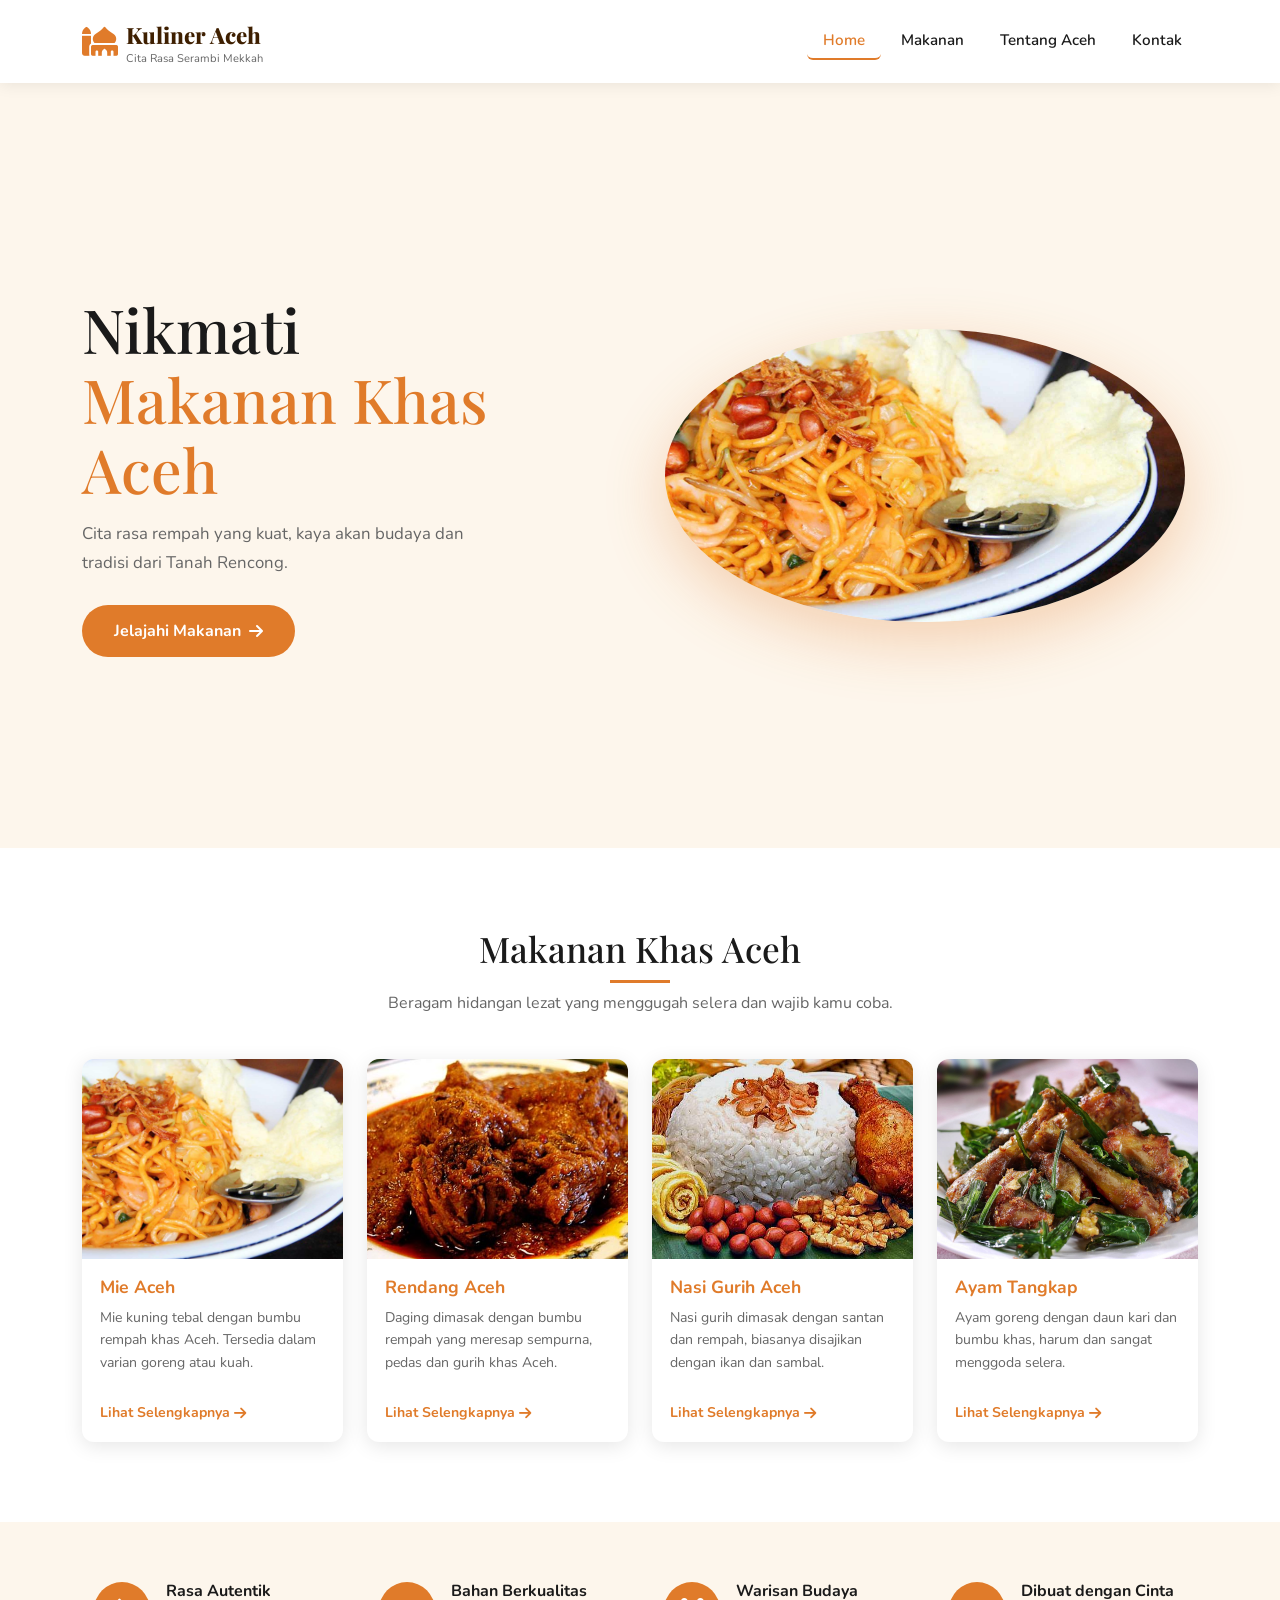
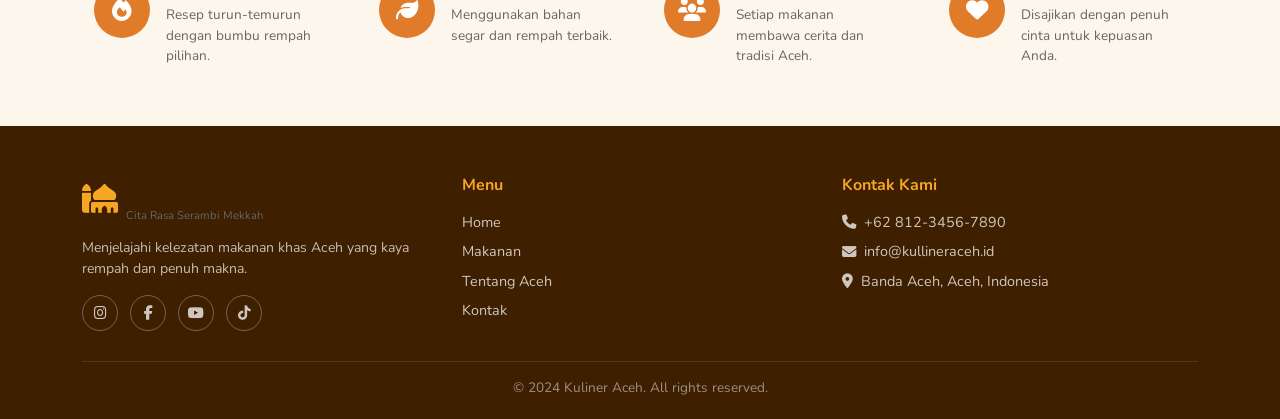
<file: index.html>
<!DOCTYPE html>
<!-- 
  DOCTYPE: Memberitahu browser bahwa ini adalah HTML5
  Tanpa ini, browser mungkin masuk "quirks mode" dan tampilan bisa rusak
-->
<html lang="id">
<!-- lang="id" = bahasa halaman adalah Indonesia, penting untuk SEO & aksesibilitas -->

<head>
  <meta charset="UTF-8">
  <!-- charset UTF-8: Mendukung semua karakter termasuk huruf khusus Indonesia -->

  <meta name="viewport" content="width=device-width, initial-scale=1.0">
  <!-- viewport: Membuat halaman responsive di HP. 
       width=device-width = lebar mengikuti layar perangkat
       initial-scale=1.0  = zoom awal 100% -->

  <title>Kuliner Aceh - Cita Rasa Serambi Mekkah</title>
  <!-- title: Judul di tab browser dan hasil pencarian Google -->

  <!-- ===== BOOTSTRAP 5 CSS ===== -->
  <!-- Bootstrap: Framework CSS siap pakai untuk layout grid, tombol, navbar, dll -->
  <link href="https://cdn.jsdelivr.net/npm/bootstrap@5.3.0/dist/css/bootstrap.min.css" rel="stylesheet">

  <!-- ===== FONT AWESOME (IKON) ===== -->
  <!-- Font Awesome: Library ikon populer (Instagram, phone, email, dll) -->
  <link rel="stylesheet" href="https://cdnjs.cloudflare.com/ajax/libs/font-awesome/6.4.0/css/all.min.css">

  <!-- ===== GOOGLE FONTS ===== -->
  <!-- Google Fonts: Mengimpor font kustom dari internet -->
  <!-- Playfair Display = font serif elegan untuk judul -->
  <!-- Nunito = font sans-serif bersih untuk isi teks -->
  <link href="https://fonts.googleapis.com/css2?family=Playfair+Display:wght@700;800&family=Nunito:wght@400;600;700&display=swap" rel="stylesheet">
<link rel="stylesheet" href="style1.css">
  
</head>

<body>

  <!-- ===================================================
       NAVBAR
       Bootstrap class: navbar, navbar-expand-lg (collapse di mobile),
       navbar-light (teks gelap), sticky-top (menempel atas saat scroll)
  =================================================== -->
  <nav class="navbar navbar-expand-lg">
    <div class="container"> <!-- container = batasi lebar konten, pusatkan -->

      <!-- LOGO -->
      <!-- href="index.html" = klik logo kembali ke beranda -->
      <a class="navbar-brand d-flex align-items-center" href="index.html">
        <!-- d-flex align-items-center = Bootstrap flexbox untuk sejajarkan ikon & teks -->
        <i class="fas fa-mosque logo-icon"></i> <!-- Ikon masjid dari Font Awesome -->
        <div>
          <span class="brand-name">Kuliner Aceh</span>
          <span class="brand-sub">Cita Rasa Serambi Mekkah</span>
        </div>
      </a>

      <!-- TOMBOL HAMBURGER (muncul di mobile) -->
      <!-- data-bs-toggle & data-bs-target = JavaScript Bootstrap untuk buka/tutup menu -->
      <button class="navbar-toggler" type="button"
              data-bs-toggle="collapse" data-bs-target="#navMenu"
              aria-controls="navMenu" aria-expanded="false"
              aria-label="Toggle navigation">
        <span class="navbar-toggler-icon"></span>
      </button>

      <!-- MENU NAVIGASI -->
      <!-- collapse navbar-collapse = tersembunyi di mobile, muncul saat hamburger diklik -->
      <div class="collapse navbar-collapse justify-content-end" id="navMenu">
        <!-- justify-content-end = menu rata kanan -->
        <ul class="navbar-nav gap-1">
          <li class="nav-item">
            <a class="nav-link active" href="index.html">Home</a>
            <!-- class active = menandai halaman yang sedang dibuka -->
          </li>
          <li class="nav-item">
            <a class="nav-link" href="makanan.html">Makanan</a>
          </li>
          <li class="nav-item">
            <a class="nav-link" href="tentang.html">Tentang Aceh</a>
          </li>
          <li class="nav-item">
            <a class="nav-link" href="kontak.html">Kontak</a>
          </li>
        </ul>
      </div>

    </div>
  </nav>
  <!-- /NAVBAR -->


  <!-- ===================================================
       HERO SECTION
       Section utama halaman dengan teks dan gambar besar
  =================================================== -->
  <section class="hero">
    <div class="container">
      <!-- Bootstrap Grid: row = baris, col = kolom -->
      <!-- align-items-center = sejajarkan kolom secara vertikal di tengah -->
      <div class="row align-items-center">

        <!-- Kolom teks: 12 kolom di mobile, 6 kolom di lg ke atas -->
        <div class="col-12 col-lg-6">
          <h1 class="hero-title">
            Nikmati<br>
            <span>Makanan Khas Aceh</span>
            <!-- <br> = pindah baris di dalam judul -->
          </h1>
          <p class="hero-desc">
            Cita rasa rempah yang kuat, kaya akan budaya dan tradisi dari Tanah Rencong.
          </p>
          <!-- Tombol menuju halaman makanan -->
          <a href="makanan.html" class="btn-hero">
            Jelajahi Makanan <i class="fas fa-arrow-right"></i>
          </a>
        </div>

        <!-- Kolom gambar: tersembunyi di mobile kecil, muncul di lg -->
        <div class="col-12 col-lg-6 text-center mt-4 mt-lg-0">
          <!-- mt-4 = margin-top di mobile, mt-lg-0 = tidak ada margin-top di desktop -->

          <!-- 
            CATATAN: Untuk gambar asli, ganti src="" dengan path foto makanan Anda.
            Contoh: src="assets/mie-aceh.jpg"
            Saat ini menggunakan placeholder dari placehold.co
          -->
          <img
            src="mi_aceh.jpeg"
            alt="Mie Aceh - Makanan Khas Aceh"
            class="hero-img"
          >
          <!-- alt = teks deskripsi gambar, penting untuk aksesibilitas & SEO -->
        </div>

      </div>
    </div>
  </section>
  <!-- /HERO -->


  <!-- ===================================================
       SECTION MAKANAN KHAS ACEH
       Menampilkan 4 kartu makanan populer
  =================================================== -->
  <section class="section-makanan" id="makanan">
    <div class="container">

      <!-- Judul section -->
      <h2 class="section-title">Makanan Khas Aceh</h2>
      <p class="section-sub">Beragam hidangan lezat yang menggugah selera dan wajib kamu coba.</p>

      <!-- Grid 4 kolom kartu -->
      <!-- row-cols-* menentukan berapa kartu per baris -->
      <!-- g-4 = gap/jarak antar kartu (Bootstrap spacing) -->
      <div class="row row-cols-1 row-cols-sm-2 row-cols-lg-4 g-4">

        <!-- KARTU 1: MIE ACEH -->
        <div class="col">
          <!-- h-100 = tinggi 100% agar semua kartu sama tinggi dalam satu baris -->
          <div class="card card-makanan h-100">
            <div class="card-img-wrap">
              <img src="mi_aceh.jpeg"
                   alt="Mie Aceh">
            </div>
            <div class="card-body">
              <h5 class="card-title">Mie Aceh</h5>
              <p class="card-text">
                Mie kuning tebal dengan bumbu rempah khas Aceh. Tersedia dalam varian goreng atau kuah.
              </p>
              <a href="makanan.html" class="card-link">
                Lihat Selengkapnya <i class="fas fa-arrow-right"></i>
              </a>
            </div>
          </div>
        </div>

        <!-- KARTU 2: RENDANG ACEH -->
        <div class="col">
          <div class="card card-makanan h-100">
            <div class="card-img-wrap">
              <img src="makanan2.jpg"
                   alt="Rendang Aceh">
            </div>
            <div class="card-body">
              <h5 class="card-title">Rendang Aceh</h5>
              <p class="card-text">
                Daging dimasak dengan bumbu rempah yang meresap sempurna, pedas dan gurih khas Aceh.
              </p>
              <a href="makanan.html" class="card-link">
                Lihat Selengkapnya <i class="fas fa-arrow-right"></i>
              </a>
            </div>
          </div>
        </div>

        <!-- KARTU 3: NASI GURIH -->
        <div class="col">
          <div class="card card-makanan h-100">
            <div class="card-img-wrap">
              <img src="makanan3.jpg"
                   alt="Nasi Gurih Aceh">
            </div>
            <div class="card-body">
              <h5 class="card-title">Nasi Gurih Aceh</h5>
              <p class="card-text">
                Nasi gurih dimasak dengan santan dan rempah, biasanya disajikan dengan ikan dan sambal.
              </p>
              <a href="makanan.html" class="card-link">
                Lihat Selengkapnya <i class="fas fa-arrow-right"></i>
              </a>
            </div>
          </div>
        </div>

        <!-- KARTU 4: AYAM TANGKAP -->
        <div class="col">
          <div class="card card-makanan h-100">
            <div class="card-img-wrap">
              <img src="makanan4.jpg"
                   alt="Ayam Tangkap">
            </div>
            <div class="card-body">
              <h5 class="card-title">Ayam Tangkap</h5>
              <p class="card-text">
                Ayam goreng dengan daun kari dan bumbu khas, harum dan sangat menggoda selera.
              </p>
              <a href="makanan.html" class="card-link">
                Lihat Selengkapnya <i class="fas fa-arrow-right"></i>
              </a>
            </div>
          </div>
        </div>

      </div>
      <!-- /row kartu -->

    </div>
  </section>
  <!-- /SECTION MAKANAN -->


  <!-- ===================================================
       SECTION KEUNGGULAN
       4 poin kelebihan/nilai jual website
  =================================================== -->
  <section class="section-keunggulan">
    <div class="container">
      <!-- row justify-content-center = baris dipusatkan -->
      <div class="row justify-content-center">

        <!-- Masing-masing fitur: 12 kolom di mobile, 3 di tablet, 3 di desktop -->
        <div class="col-12 col-sm-6 col-lg-3 mb-4 mb-lg-0">
          <div class="keunggulan-item">
            <div class="keunggulan-icon">
              <i class="fas fa-fire"></i> <!-- Ikon api = rasa autentik -->
            </div>
            <div>
              <h6>Rasa Autentik</h6>
              <p>Resep turun-temurun dengan bumbu rempah pilihan.</p>
            </div>
          </div>
        </div>

        <div class="col-12 col-sm-6 col-lg-3 mb-4 mb-lg-0">
          <div class="keunggulan-item">
            <div class="keunggulan-icon">
              <i class="fas fa-leaf"></i> <!-- Ikon daun = bahan segar -->
            </div>
            <div>
              <h6>Bahan Berkualitas</h6>
              <p>Menggunakan bahan segar dan rempah terbaik.</p>
            </div>
          </div>
        </div>

        <div class="col-12 col-sm-6 col-lg-3 mb-4 mb-lg-0">
          <div class="keunggulan-item">
            <div class="keunggulan-icon">
              <i class="fas fa-users"></i> <!-- Ikon orang = warisan budaya -->
            </div>
            <div>
              <h6>Warisan Budaya</h6>
              <p>Setiap makanan membawa cerita dan tradisi Aceh.</p>
            </div>
          </div>
        </div>

        <div class="col-12 col-sm-6 col-lg-3">
          <div class="keunggulan-item">
            <div class="keunggulan-icon">
              <i class="fas fa-heart"></i> <!-- Ikon hati = dibuat dengan cinta -->
            </div>
            <div>
              <h6>Dibuat dengan Cinta</h6>
              <p>Disajikan dengan penuh cinta untuk kepuasan Anda.</p>
            </div>
          </div>
        </div>

      </div>
    </div>
  </section>
  <!-- /SECTION KEUNGGULAN -->


  <!-- ===================================================
       FOOTER
       Bagian bawah halaman dengan info, menu, dan kontak
  =================================================== -->
  <footer>
    <div class="container">
      <div class="row">

        <!-- Kolom 1: Brand & Sosial Media -->
        <div class="col-12 col-md-4 mb-4 mb-md-0">
          <!-- mb-4 mb-md-0 = margin bawah di mobile, tidak di desktop -->
          <a class="navbar-brand d-flex align-items-center mb-3 text-decoration-none" href="index.html">
            <i class="fas fa-mosque logo-icon"></i>
            <div>
              <span class="brand-name">Kuliner Aceh</span>
              <span class="brand-sub">Cita Rasa Serambi Mekkah</span>
            </div>
          </a>
          <p style="font-size:0.88rem; color:rgba(255,255,255,0.7); margin-bottom:16px;">
            Menjelajahi kelezatan makanan khas Aceh yang kaya rempah dan penuh makna.
          </p>
          <!-- Ikon Sosial Media -->
          <div class="social-icons">
            <a href="#" aria-label="Instagram"><i class="fab fa-instagram"></i></a>
            <a href="#" aria-label="Facebook"><i class="fab fa-facebook-f"></i></a>
            <a href="#" aria-label="YouTube"><i class="fab fa-youtube"></i></a>
            <a href="#" aria-label="TikTok"><i class="fab fa-tiktok"></i></a>
          </div>
        </div>

        <!-- Kolom 2: Menu -->
        <div class="col-6 col-md-4 mb-4 mb-md-0">
          <h5>Menu</h5>
          <a href="index.html">Home</a>
          <a href="makanan.html">Makanan</a>
          <a href="tentang.html">Tentang Aceh</a>
          <a href="kontak.html">Kontak</a>
        </div>

        <!-- Kolom 3: Kontak -->
        <div class="col-6 col-md-4">
          <h5>Kontak Kami</h5>
          <!-- d-flex align-items-center = ikon dan teks sejajar horizontal -->
          <a href="tel:+6281234567890" class="d-flex align-items-center gap-2">
            <i class="fas fa-phone"></i> +62 812-3456-7890
          </a>
          <a href="mailto:info@kullineraceh.id" class="d-flex align-items-center gap-2">
            <i class="fas fa-envelope"></i> info@kullineraceh.id
          </a>
          <a href="#" class="d-flex align-items-center gap-2">
            <i class="fas fa-map-marker-alt"></i> Banda Aceh, Aceh, Indonesia
          </a>
        </div>

      </div>

      <!-- Copyright Bar -->
      <div class="footer-bottom">
        &copy; 2024 Kuliner Aceh. All rights reserved.
        <!-- &copy; = simbol © -->
      </div>
    </div>
  </footer>
  <!-- /FOOTER -->


  <!-- ===================================================
       BOOTSTRAP JS (JAVASCRIPT)
       Diletakkan di akhir body agar halaman lebih cepat muat.
       Berguna untuk: navbar collapse/toggle di mobile,
       dropdown, modal, dan komponen interaktif Bootstrap lainnya.
  =================================================== -->
  <script src="https://cdn.jsdelivr.net/npm/bootstrap@5.3.0/dist/js/bootstrap.bundle.min.js"></script>

  <script>
    // ===================================================
    // JAVASCRIPT: ACTIVE LINK NAVBAR
    // Menandai link navbar yang sesuai halaman aktif
    // ===================================================

    // Ambil semua elemen dengan class "nav-link"
    const navLinks = document.querySelectorAll('.nav-link');

    // Ambil nama file URL saat ini (misal: "index.html")
    const currentPage = window.location.pathname.split('/').pop() || 'index.html';

    // Loop setiap link navbar
    navLinks.forEach(link => {
      // Ambil nama file dari href link
      const linkPage = link.getAttribute('href');

      // Jika link menuju halaman yang sedang dibuka, tambahkan class "active"
      if (linkPage === currentPage) {
        link.classList.add('active');
      } else {
        link.classList.remove('active'); // Hapus active dari yang lain
      }
    });


    // ===================================================
    // JAVASCRIPT: SCROLL ANIMATION (FADE IN)
    // Elemen muncul dengan efek fade saat di-scroll ke sana
    // ===================================================

    // Intersection Observer: memantau kapan elemen masuk area pandang
    const observer = new IntersectionObserver((entries) => {
      entries.forEach(entry => {
        // Jika elemen terlihat di layar
        if (entry.isIntersecting) {
          entry.target.style.opacity = '1';           // Muncul
          entry.target.style.transform = 'translateY(0)'; // Kembali ke posisi normal
        }
      });
    }, { threshold: 0.15 }); // Aktif ketika 15% elemen terlihat

    // Pilih semua kartu dan item yang akan dianimasikan
    document.querySelectorAll('.card-makanan, .keunggulan-item').forEach(el => {
      el.style.opacity = '0';                    // Awalnya tidak terlihat
      el.style.transform = 'translateY(30px)';  // Awalnya sedikit di bawah
      el.style.transition = 'opacity 0.6s ease, transform 0.6s ease';
      observer.observe(el); // Mulai memantau elemen ini
    });
  </script>

</body>
</html>
</file>
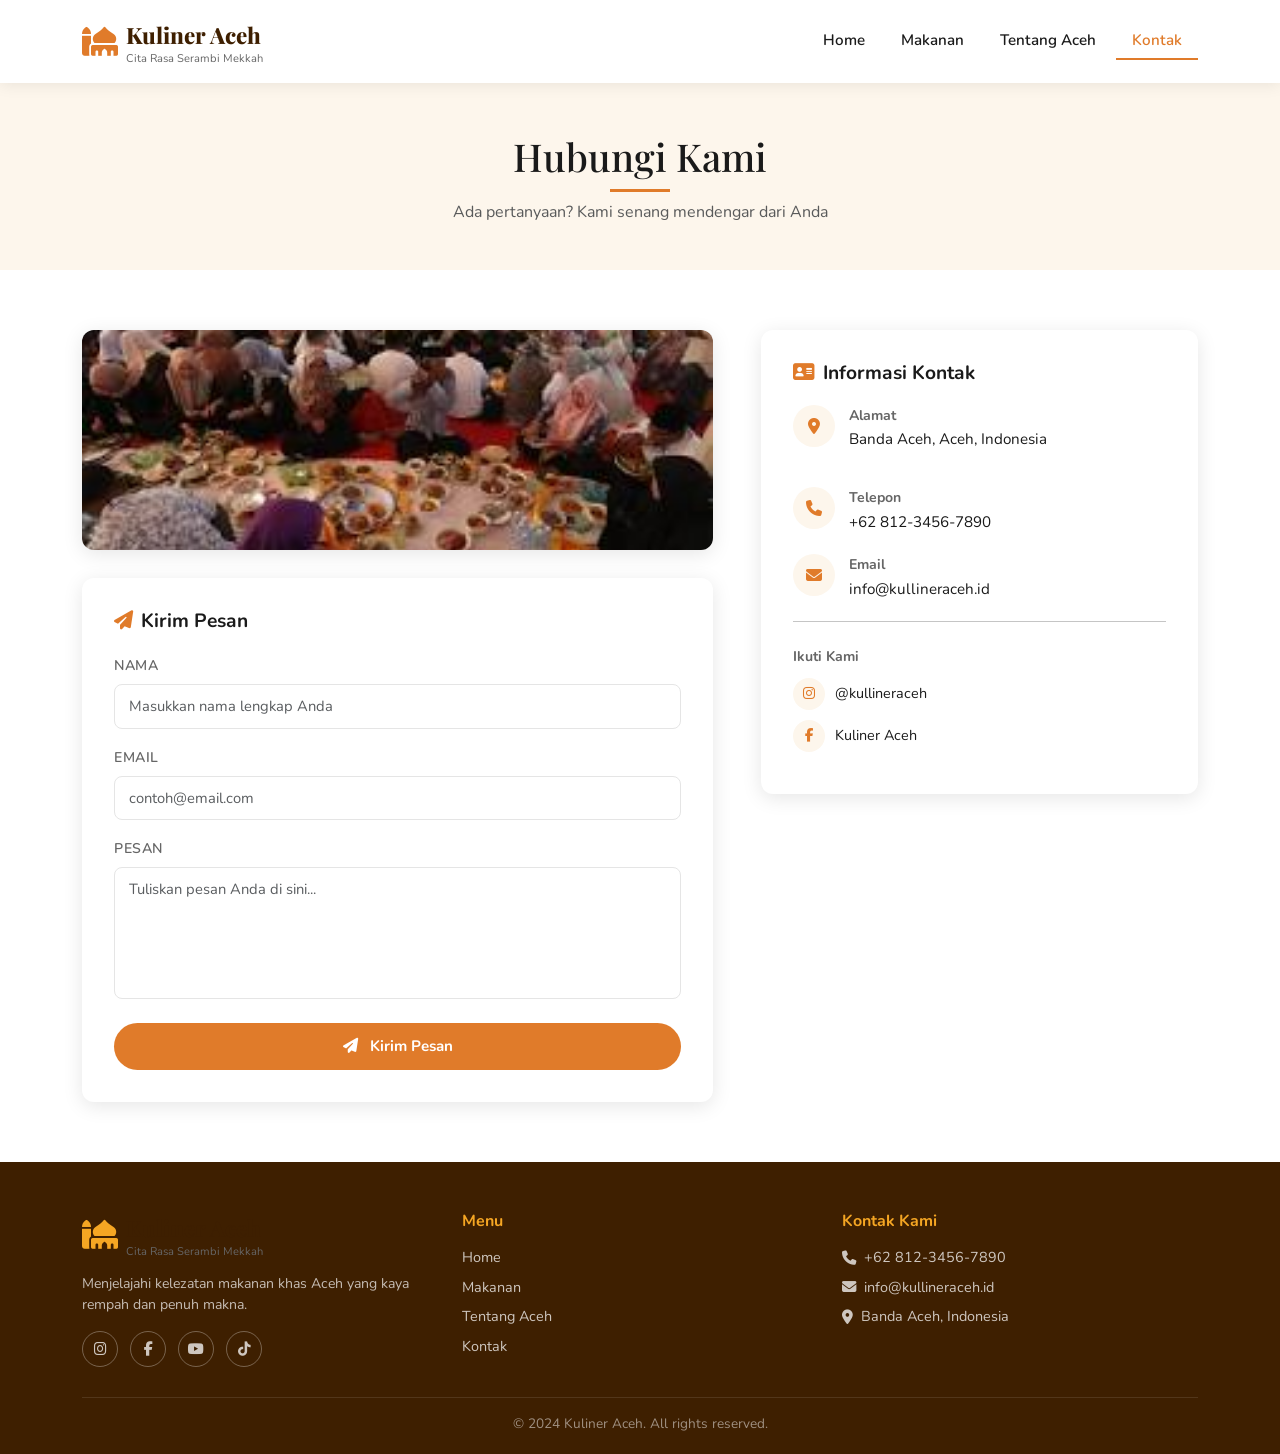
<file: kontak.html>
<!DOCTYPE html>
<html lang="id">
<head>
  <meta charset="UTF-8">
  <meta name="viewport" content="width=device-width, initial-scale=1.0">
  <title>Kontak - Kuliner Aceh</title>
  <link href="https://cdn.jsdelivr.net/npm/bootstrap@5.3.0/dist/css/bootstrap.min.css" rel="stylesheet">
  <link rel="stylesheet" href="https://cdnjs.cloudflare.com/ajax/libs/font-awesome/6.4.0/css/all.min.css">
  <link href="https://fonts.googleapis.com/css2?family=Playfair+Display:wght@700;800&family=Nunito:wght@400;600;700&display=swap" rel="stylesheet">
<link rel="stylesheet" href="style4.css">
</head>
<body>

  <!-- NAVBAR -->
  <nav class="navbar navbar-expand-lg">
    <div class="container">
      <a class="navbar-brand d-flex align-items-center" href="index.html">
        <i class="fas fa-mosque logo-icon"></i>
        <div>
          <span class="brand-name">Kuliner Aceh</span>
          <span class="brand-sub">Cita Rasa Serambi Mekkah</span>
        </div>
      </a>
      <button class="navbar-toggler" type="button" data-bs-toggle="collapse" data-bs-target="#navMenu">
        <span class="navbar-toggler-icon"></span>
      </button>
      <div class="collapse navbar-collapse justify-content-end" id="navMenu">
        <ul class="navbar-nav gap-1">
          <li class="nav-item"><a class="nav-link" href="index.html">Home</a></li>
          <li class="nav-item"><a class="nav-link" href="makanan.html">Makanan</a></li>
          <li class="nav-item"><a class="nav-link" href="tentang.html">Tentang Aceh</a></li>
          <li class="nav-item"><a class="nav-link active" href="kontak.html">Kontak</a></li>
        </ul>
      </div>
    </div>
  </nav>

  <!-- HEADER HALAMAN -->
  <div class="page-header">
    <div class="container">
      <h1>Hubungi Kami</h1>
      <p class="text-muted mt-2">Ada pertanyaan? Kami senang mendengar dari Anda</p>
    </div>
  </div>

  <!-- ===================================================
       SECTION KONTAK UTAMA
       Kiri: Gambar + Form | Kanan: Info Kontak
  =================================================== -->
  <section class="section-kontak">
    <div class="container">
      <!-- g-5 = gap antar kolom lebih besar -->
      <div class="row g-5">

        <!-- KOLOM KIRI: Gambar + Form Kirim Pesan -->
        <div class="col-12 col-lg-7">

          <!-- Gambar dekoratif di atas form (sesuai wireframe) -->
          <img src="tradisi_kuliner1.jpg"
               alt="Kontak Kuliner Aceh" class="kontak-img">

          <!-- FORM KIRIM PESAN -->
          <div class="form-card">
            <h4><i class="fas fa-paper-plane me-2" style="color:var(--oranye)"></i>Kirim Pesan</h4>

            <!-- 
              novalidate: Nonaktifkan validasi HTML bawaan browser
              Kita gunakan validasi JavaScript sendiri agar lebih terkontrol
            -->
            <form id="formKontak" novalidate>

              <!-- Input Nama -->
              <div class="mb-3">
                <!-- for="nama" harus sama dengan id="nama" pada input -->
                <label for="nama" class="form-label">Nama</label>
                <input type="text" class="form-control" id="nama"
                       placeholder="Masukkan nama lengkap Anda" required>
                <!-- required: wajib diisi (divalidasi JavaScript) -->
                <!-- Pesan error, awalnya tersembunyi -->
                <div class="invalid-feedback" id="errNama">Nama wajib diisi.</div>
              </div>

              <!-- Input Email -->
              <div class="mb-3">
                <label for="email" class="form-label">Email</label>
                <!-- type="email": otomatis validasi format email di browser -->
                <input type="email" class="form-control" id="email"
                       placeholder="contoh@email.com" required>
                <div class="invalid-feedback" id="errEmail">Email tidak valid.</div>
              </div>

              <!-- Textarea Pesan -->
              <div class="mb-4">
                <label for="pesan" class="form-label">Pesan</label>
                <!-- rows="5": tinggi textarea 5 baris teks -->
                <textarea class="form-control" id="pesan" rows="5"
                          placeholder="Tuliskan pesan Anda di sini..." required></textarea>
                <div class="invalid-feedback" id="errPesan">Pesan wajib diisi.</div>
              </div>

              <!-- Tombol Submit -->
              <button type="button" class="btn-kirim" onclick="kirimPesan()">
                <i class="fas fa-paper-plane me-2"></i> Kirim Pesan
              </button>

              <!-- Alert sukses: muncul setelah form berhasil -->
              <div class="alert-sukses" id="alertSukses">
                <i class="fas fa-check-circle me-2"></i>
                Pesan Anda berhasil dikirim! Kami akan menghubungi Anda segera.
              </div>

            </form>
          </div>
          <!-- /form-card -->
        </div>
        <!-- /Kolom Kiri -->


        <!-- KOLOM KANAN: Informasi Kontak -->
        <div class="col-12 col-lg-5">
          <div class="info-kontak">
            <h4><i class="fas fa-address-card me-2" style="color:var(--oranye)"></i>Informasi Kontak</h4>

            <!-- Item: Lokasi -->
            <div class="info-item">
              <div class="icon-box">
                <i class="fas fa-map-marker-alt"></i>
              </div>
              <div>
                <p class="info-label">Alamat</p>
                <p class="info-value">Banda Aceh, Aceh, Indonesia</p>
              </div>
            </div>

            <!-- Item: Telepon -->
            <div class="info-item">
              <div class="icon-box">
                <i class="fas fa-phone"></i>
              </div>
              <div>
                <p class="info-label">Telepon</p>
                <!-- href="tel:" agar bisa diklik di HP untuk langsung menelepon -->
                <a href="tel:+6281234567890" class="info-value text-decoration-none"
                   style="color:var(--teks-gelap)">+62 812-3456-7890</a>
              </div>
            </div>

            <!-- Item: Email -->
            <div class="info-item">
              <div class="icon-box">
                <i class="fas fa-envelope"></i>
              </div>
              <div>
                <p class="info-label">Email</p>
                <!-- href="mailto:" agar klik membuka aplikasi email -->
                <a href="mailto:info@kullineraceh.id" class="info-value text-decoration-none"
                   style="color:var(--teks-gelap)">info@kullineraceh.id</a>
              </div>
            </div>

            <!-- Garis pemisah Bootstrap -->
            <hr class="my-3">

            <!-- Sosial Media -->
            <div class="sosmed-kontak">
              <p>Ikuti Kami</p>

              <a href="#" class="sosmed-link">
                <div class="icon"><i class="fab fa-instagram"></i></div>
                @kullineraceh
              </a>

              <a href="#" class="sosmed-link">
                <div class="icon"><i class="fab fa-facebook-f"></i></div>
                Kuliner Aceh
              </a>

            </div>
          </div>
          <!-- /info-kontak -->
        </div>
        <!-- /Kolom Kanan -->

      </div>
    </div>
  </section>

  <!-- FOOTER -->
  <footer>
    <div class="container">
      <div class="row">
        <div class="col-12 col-md-4 mb-4 mb-md-0">
          <a class="navbar-brand d-flex align-items-center mb-3 text-decoration-none" href="index.html">
            <i class="fas fa-mosque logo-icon"></i>
            <div>
              <span class="brand-name">Kuliner Aceh</span>
              <span class="brand-sub">Cita Rasa Serambi Mekkah</span>
            </div>
          </a>
          <p style="font-size:0.88rem; color:rgba(255,255,255,0.7); margin-bottom:16px;">Menjelajahi kelezatan makanan khas Aceh yang kaya rempah dan penuh makna.</p>
          <div class="social-icons">
            <a href="#"><i class="fab fa-instagram"></i></a>
            <a href="#"><i class="fab fa-facebook-f"></i></a>
            <a href="#"><i class="fab fa-youtube"></i></a>
            <a href="#"><i class="fab fa-tiktok"></i></a>
          </div>
        </div>
        <div class="col-6 col-md-4 mb-4 mb-md-0">
          <h5>Menu</h5>
          <a href="index.html">Home</a>
          <a href="makanan.html">Makanan</a>
          <a href="tentang.html">Tentang Aceh</a>
          <a href="kontak.html">Kontak</a>
        </div>
        <div class="col-6 col-md-4">
          <h5>Kontak Kami</h5>
          <a href="#" class="d-flex align-items-center gap-2"><i class="fas fa-phone"></i> +62 812-3456-7890</a>
          <a href="#" class="d-flex align-items-center gap-2"><i class="fas fa-envelope"></i> info@kullineraceh.id</a>
          <a href="#" class="d-flex align-items-center gap-2"><i class="fas fa-map-marker-alt"></i> Banda Aceh, Indonesia</a>
        </div>
      </div>
      <div class="footer-bottom">&copy; 2024 Kuliner Aceh. All rights reserved.</div>
    </div>
  </footer>

  <script src="https://cdn.jsdelivr.net/npm/bootstrap@5.3.0/dist/js/bootstrap.bundle.min.js"></script>

  <script src="script2.js">
  </script>

</body>
</html>
</file>
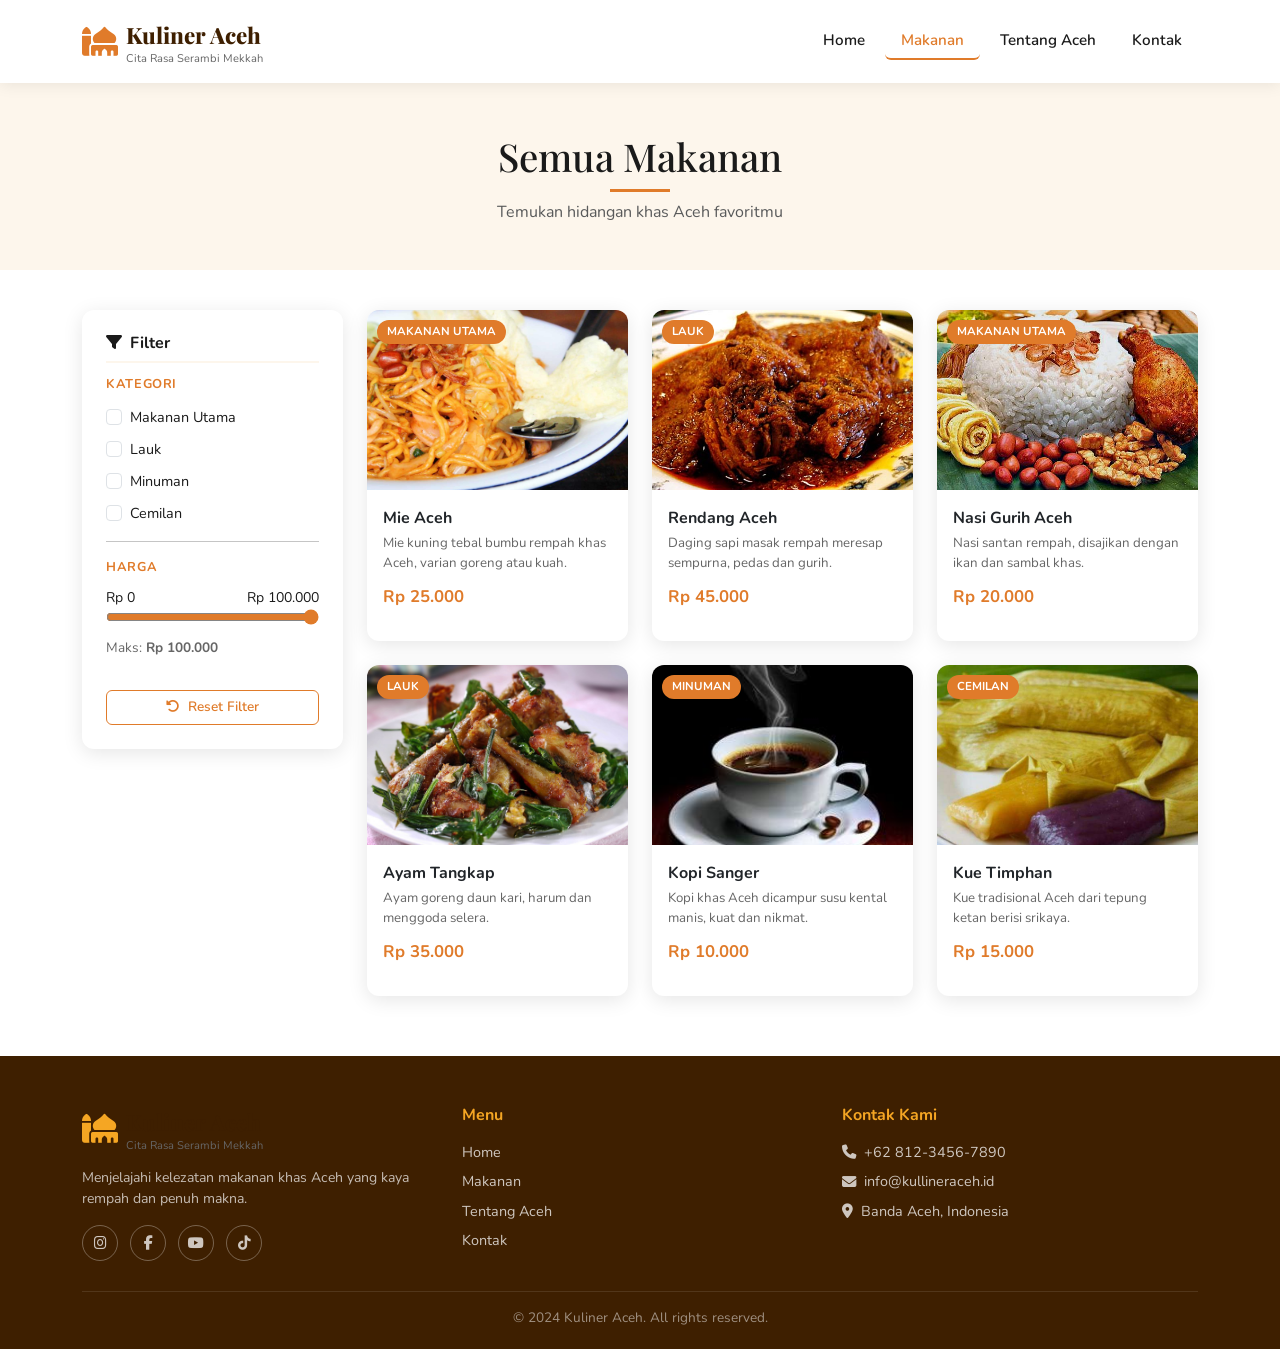
<file: makanan.html>
<!DOCTYPE html>
<html lang="id">
<head>
  <meta charset="UTF-8">
  <meta name="viewport" content="width=device-width, initial-scale=1.0">
  <title>Makanan - Kuliner Aceh</title>
  <link href="https://cdn.jsdelivr.net/npm/bootstrap@5.3.0/dist/css/bootstrap.min.css" rel="stylesheet">
  <link rel="stylesheet" href="https://cdnjs.cloudflare.com/ajax/libs/font-awesome/6.4.0/css/all.min.css">
  <link href="https://fonts.googleapis.com/css2?family=Playfair+Display:wght@700;800&family=Nunito:wght@400;600;700&display=swap" rel="stylesheet">
  <link rel="stylesheet" href="style.css">
</head>
<body>

  <!-- NAVBAR (sama struktur dengan index.html) -->
  <nav class="navbar navbar-expand-lg">
    <div class="container">
      <a class="navbar-brand d-flex align-items-center" href="index.html">
        <i class="fas fa-mosque logo-icon"></i>
        <div>
          <span class="brand-name">Kuliner Aceh</span>
          <span class="brand-sub">Cita Rasa Serambi Mekkah</span>
        </div>
      </a>
      <button class="navbar-toggler" type="button" data-bs-toggle="collapse" data-bs-target="#navMenu">
        <span class="navbar-toggler-icon"></span>
      </button>
      <div class="collapse navbar-collapse justify-content-end" id="navMenu">
        <ul class="navbar-nav gap-1">
          <li class="nav-item"><a class="nav-link" href="index.html">Home</a></li>
          <li class="nav-item"><a class="nav-link active" href="makanan.html">Makanan</a></li>
          <li class="nav-item"><a class="nav-link" href="tentang.html">Tentang Aceh</a></li>
          <li class="nav-item"><a class="nav-link" href="kontak.html">Kontak</a></li>
        </ul>
      </div>
    </div>
  </nav>

  <!-- HEADER HALAMAN -->
  <div class="page-header">
    <div class="container">
      <h1>Semua Makanan</h1>
      <p class="text-muted mt-2">Temukan hidangan khas Aceh favoritmu</p>
    </div>
  </div>

  <!-- KONTEN UTAMA: SIDEBAR FILTER + GRID PRODUK -->
  <div class="main-content">
    <div class="container">
      <!-- row: kiri = filter, kanan = produk -->
      <div class="row g-4">

        <!-- ===== SIDEBAR FILTER (3 dari 12 kolom di desktop) ===== -->
        <div class="col-12 col-lg-3">
          <div class="filter-card">
            <h5><i class="fas fa-filter me-2"></i>Filter</h5>

            <!-- Filter Kategori -->
            <div class="filter-label">Kategori</div>
            <!-- Setiap checkbox punya data-kategori yang sama dengan card produk -->
            <div class="form-check">
              <input class="form-check-input" type="checkbox" value="makanan-utama"
                     id="cat1" onchange="filterProduk()">
              <!-- onchange: jalankan fungsi filterProduk() tiap kali checkbox berubah -->
              <label class="form-check-label" for="cat1">Makanan Utama</label>
            </div>
            <div class="form-check">
              <input class="form-check-input" type="checkbox" value="lauk"
                     id="cat2" onchange="filterProduk()">
              <label class="form-check-label" for="cat2">Lauk</label>
            </div>
            <div class="form-check">
              <input class="form-check-input" type="checkbox" value="minuman"
                     id="cat3" onchange="filterProduk()">
              <label class="form-check-label" for="cat3">Minuman</label>
            </div>
            <div class="form-check">
              <input class="form-check-input" type="checkbox" value="cemilan"
                     id="cat4" onchange="filterProduk()">
              <label class="form-check-label" for="cat4">Cemilan</label>
            </div>

            <!-- Garis pemisah Bootstrap -->
            <hr class="my-3">

            <!-- Filter Harga dengan Range Slider -->
            <div class="filter-label">Harga</div>
            <div class="d-flex justify-content-between">
              <small>Rp 0</small>
              <small>Rp 100.000</small>
            </div>
            <!-- 
              input type="range": slider HTML bawaan
              min/max: batas nilai
              value: nilai awal
              oninput: jalankan JS tiap slider digeser
            -->
            <input type="range" id="rangeHarga"
                   min="0" max="100000" step="5000" value="100000"
                   oninput="updateHarga(this.value); filterProduk()">
            <p class="harga-display">
              Maks: <strong id="hargaLabel">Rp 100.000</strong>
            </p>

            <!-- Tombol Reset -->
            <button class="btn-reset" onclick="resetFilter()">
              <i class="fas fa-rotate-left me-1"></i> Reset Filter
            </button>
          </div>
        </div>
        <!-- /SIDEBAR FILTER -->

        <!-- ===== GRID PRODUK (9 dari 12 kolom di desktop) ===== -->
        <div class="col-12 col-lg-9">

          <!-- Baris grid produk: 1 kolom di mobile, 2 di tablet, 3 di desktop -->
          <div class="row row-cols-1 row-cols-sm-2 row-cols-xl-3 g-4" id="gridProduk">

            <!-- 
              Setiap kartu produk punya:
              - data-kategori: untuk filter kategori
              - data-harga: untuk filter harga (angka tanpa titik)
              class="produk-item" dipakai JavaScript untuk memilih semua produk
            -->

            <!-- PRODUK 1 -->
            <div class="col produk-item" data-kategori="makanan-utama" data-harga="25000">
              <div class="card card-produk h-100">
                <!-- position-relative agar badge bisa diposisikan absolute di dalam -->
                <div class="img-wrap position-relative">
                  <img src="mi_aceh.jpeg" alt="Mie Aceh">
                  <span class="card-badge">Makanan Utama</span>
                </div>
                <div class="card-body">
                  <p class="nama-makanan">Mie Aceh</p>
                  <p class="deskripsi">Mie kuning tebal bumbu rempah khas Aceh, varian goreng atau kuah.</p>
                  <p class="harga">Rp 25.000</p>
                </div>
              </div>
            </div>

            <!-- PRODUK 2 -->
            <div class="col produk-item" data-kategori="lauk" data-harga="45000">
              <div class="card card-produk h-100">
                <div class="img-wrap position-relative">
                  <img src="makanan2.jpg" alt="Rendang Aceh">
                  <span class="card-badge">Lauk</span>
                </div>
                <div class="card-body">
                  <p class="nama-makanan">Rendang Aceh</p>
                  <p class="deskripsi">Daging sapi masak rempah meresap sempurna, pedas dan gurih.</p>
                  <p class="harga">Rp 45.000</p>
                </div>
              </div>
            </div>

            <!-- PRODUK 3 -->
            <div class="col produk-item" data-kategori="makanan-utama" data-harga="20000">
              <div class="card card-produk h-100">
                <div class="img-wrap position-relative">
                  <img src="makanan3.jpg" alt="Nasi Gurih">
                  <span class="card-badge">Makanan Utama</span>
                </div>
                <div class="card-body">
                  <p class="nama-makanan">Nasi Gurih Aceh</p>
                  <p class="deskripsi">Nasi santan rempah, disajikan dengan ikan dan sambal khas.</p>
                  <p class="harga">Rp 20.000</p>
                </div>
              </div>
            </div>

            <!-- PRODUK 4 -->
            <div class="col produk-item" data-kategori="lauk" data-harga="35000">
              <div class="card card-produk h-100">
                <div class="img-wrap position-relative">
                  <img src="makanan4.jpg" alt="Ayam Tangkap">
                  <span class="card-badge">Lauk</span>
                </div>
                <div class="card-body">
                  <p class="nama-makanan">Ayam Tangkap</p>
                  <p class="deskripsi">Ayam goreng daun kari, harum dan menggoda selera.</p>
                  <p class="harga">Rp 35.000</p>
                </div>
              </div>
            </div>

            <!-- PRODUK 5 -->
            <div class="col produk-item" data-kategori="minuman" data-harga="10000">
              <div class="card card-produk h-100">
                <div class="img-wrap position-relative">
                  <img src="kopi_aceh.jpg" alt="Kopi Aceh">
                  <span class="card-badge">Minuman</span>
                </div>
                <div class="card-body">
                  <p class="nama-makanan">Kopi Sanger</p>
                  <p class="deskripsi">Kopi khas Aceh dicampur susu kental manis, kuat dan nikmat.</p>
                  <p class="harga">Rp 10.000</p>
                </div>
              </div>
            </div>

            <!-- PRODUK 6 -->
            <div class="col produk-item" data-kategori="cemilan" data-harga="15000">
              <div class="card card-produk h-100">
                <div class="img-wrap position-relative">
                  <img src="makanan5.jpeg" alt="Kue Timphan">
                  <span class="card-badge">Cemilan</span>
                </div>
                <div class="card-body">
                  <p class="nama-makanan">Kue Timphan</p>
                  <p class="deskripsi">Kue tradisional Aceh dari tepung ketan berisi srikaya.</p>
                  <p class="harga">Rp 15.000</p>
                </div>
              </div>
            </div>

          </div>
          <!-- /Grid Produk -->

          <!-- Pesan jika tidak ada produk yang cocok filter -->
          <div id="noResult">
            <i class="fas fa-search fa-3x mb-3" style="color:var(--oranye); opacity:0.4;"></i>
            <h5>Tidak ada makanan ditemukan</h5>
            <p>Coba ubah filter atau reset ke semua kategori.</p>
          </div>

        </div>
        <!-- /Grid Produk Column -->

      </div>
    </div>
  </div>

  <!-- FOOTER -->
  <footer>
    <div class="container">
      <div class="row">
        <div class="col-12 col-md-4 mb-4 mb-md-0">
          <a class="navbar-brand d-flex align-items-center mb-3 text-decoration-none" href="index.html">
            <i class="fas fa-mosque logo-icon"></i>
            <div>
              <span class="brand-name">Kuliner Aceh</span>
              <span class="brand-sub">Cita Rasa Serambi Mekkah</span>
            </div>
          </a>
          <p style="font-size:0.88rem; color:rgba(255,255,255,0.7); margin-bottom:16px;">Menjelajahi kelezatan makanan khas Aceh yang kaya rempah dan penuh makna.</p>
          <div class="social-icons">
            <a href="#"><i class="fab fa-instagram"></i></a>
            <a href="#"><i class="fab fa-facebook-f"></i></a>
            <a href="#"><i class="fab fa-youtube"></i></a>
            <a href="#"><i class="fab fa-tiktok"></i></a>
          </div>
        </div>
        <div class="col-6 col-md-4 mb-4 mb-md-0">
          <h5>Menu</h5>
          <a href="index.html">Home</a>
          <a href="makanan.html">Makanan</a>
          <a href="tentang.html">Tentang Aceh</a>
          <a href="kontak.html">Kontak</a>
        </div>
        <div class="col-6 col-md-4">
          <h5>Kontak Kami</h5>
          <a href="#" class="d-flex align-items-center gap-2"><i class="fas fa-phone"></i> +62 812-3456-7890</a>
          <a href="#" class="d-flex align-items-center gap-2"><i class="fas fa-envelope"></i> info@kullineraceh.id</a>
          <a href="#" class="d-flex align-items-center gap-2"><i class="fas fa-map-marker-alt"></i> Banda Aceh, Indonesia</a>
        </div>
      </div>
      <div class="footer-bottom">&copy; 2024 Kuliner Aceh. All rights reserved.</div>
    </div>
  </footer>
<!--Bootstrap Bundle JS-->
  <script src="https://cdn.jsdelivr.net/npm/bootstrap@5.3.0/dist/js/bootstrap.bundle.min.js"></script>
<!--Custom JS Link-->
  <script src="script.js"></script>

</body>
</html>
</file>
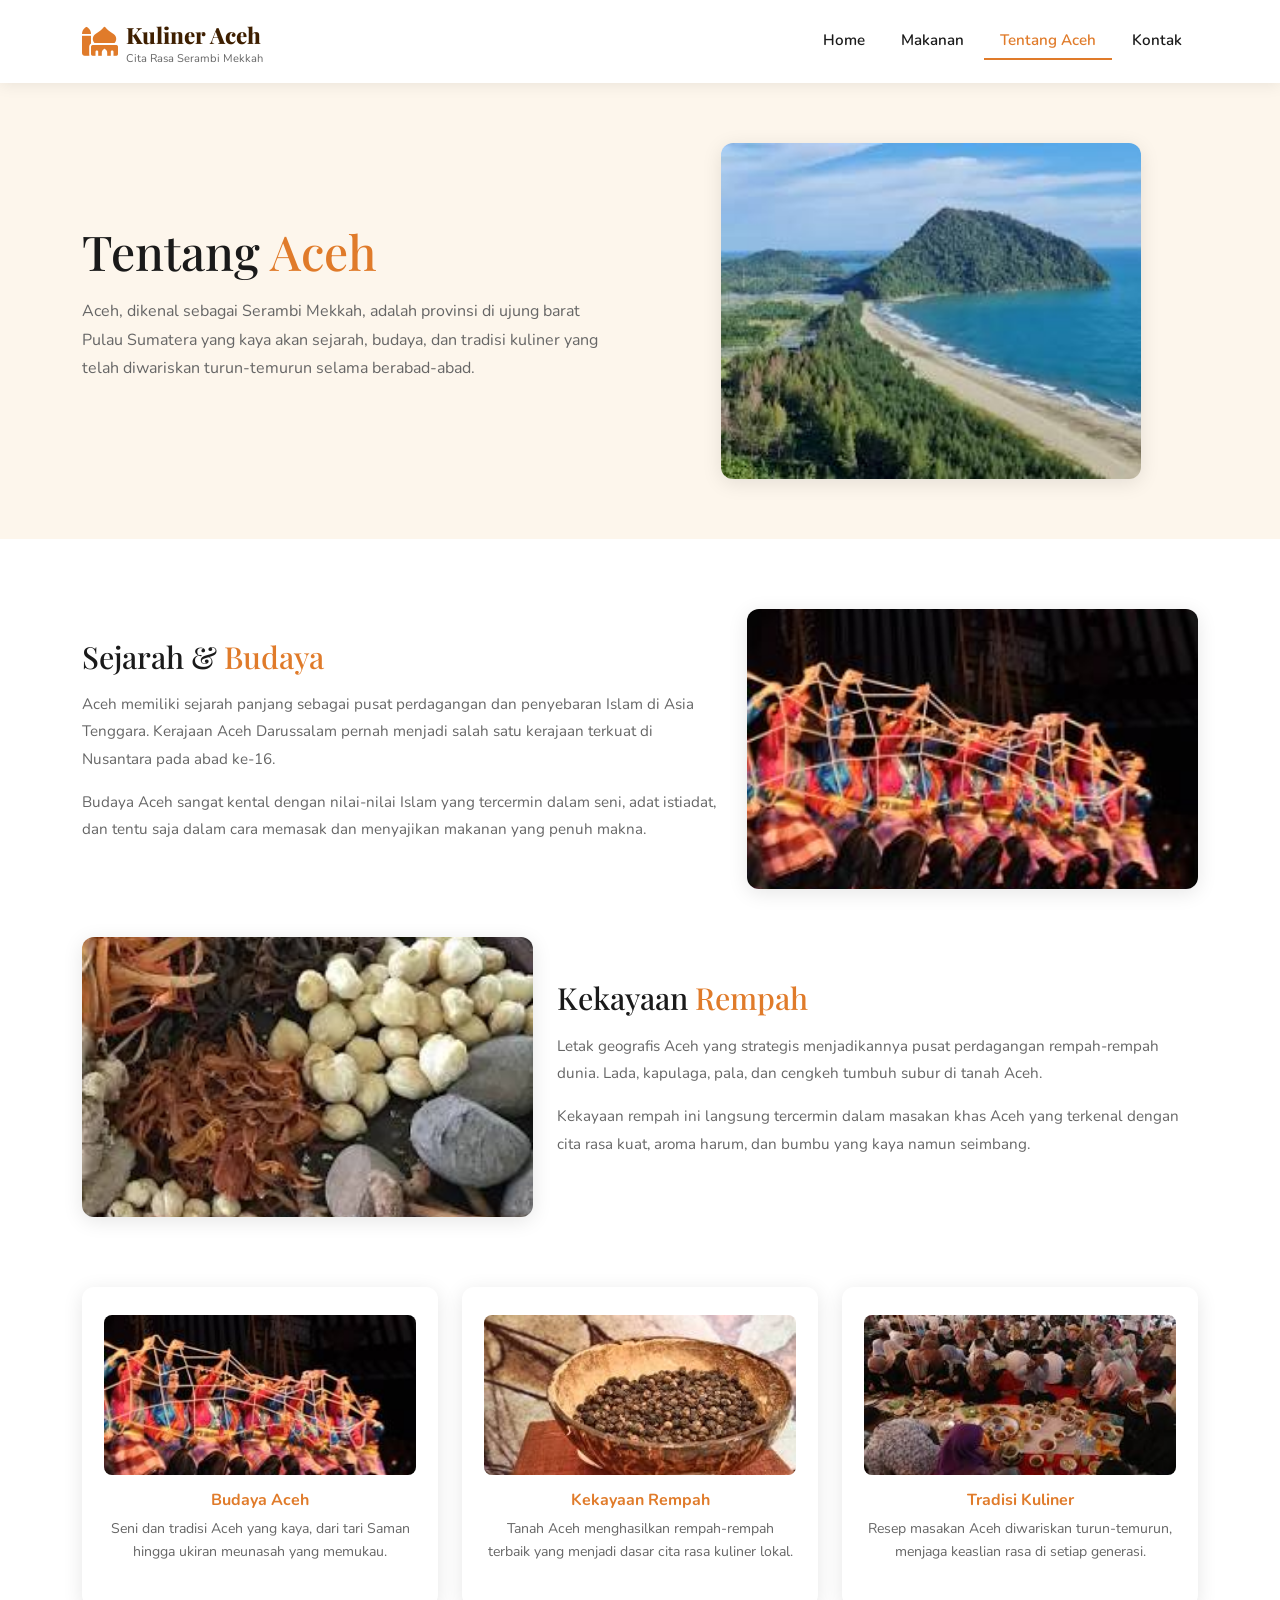
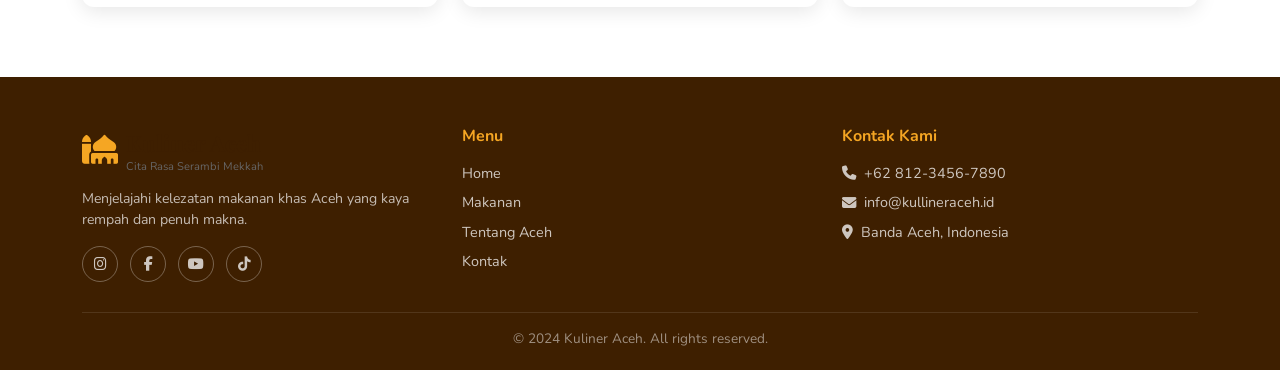
<file: tentang.html>
<!DOCTYPE html>
<html lang="id">
<head>
  <meta charset="UTF-8">
  <meta name="viewport" content="width=device-width, initial-scale=1.0">
  <title>Tentang Aceh - Kuliner Aceh</title>
  <link href="https://cdn.jsdelivr.net/npm/bootstrap@5.3.0/dist/css/bootstrap.min.css" rel="stylesheet">
  <link rel="stylesheet" href="https://cdnjs.cloudflare.com/ajax/libs/font-awesome/6.4.0/css/all.min.css">
  <link href="https://fonts.googleapis.com/css2?family=Playfair+Display:wght@700;800&family=Nunito:wght@400;600;700&display=swap" rel="stylesheet">
 <link rel="stylesheet" href="style3.css">
  
</head>
<body>

  <!-- NAVBAR -->
  <nav class="navbar navbar-expand-lg">
    <div class="container">
      <a class="navbar-brand d-flex align-items-center" href="index.html">
        <i class="fas fa-mosque logo-icon"></i>
        <div>
          <span class="brand-name">Kuliner Aceh</span>
          <span class="brand-sub">Cita Rasa Serambi Mekkah</span>
        </div>
      </a>
      <button class="navbar-toggler" type="button" data-bs-toggle="collapse" data-bs-target="#navMenu">
        <span class="navbar-toggler-icon"></span>
      </button>
      <div class="collapse navbar-collapse justify-content-end" id="navMenu">
        <ul class="navbar-nav gap-1">
          <li class="nav-item"><a class="nav-link" href="index.html">Home</a></li>
          <li class="nav-item"><a class="nav-link" href="makanan.html">Makanan</a></li>
          <li class="nav-item"><a class="nav-link active" href="tentang.html">Tentang Aceh</a></li>
          <li class="nav-item"><a class="nav-link" href="kontak.html">Kontak</a></li>
        </ul>
      </div>
    </div>
  </nav>

  <!-- ===================================================
       HERO TENTANG ACEH
       Banner intro halaman dengan teks dan gambar sejajar
  =================================================== -->
  <section class="page-hero">
    <div class="container">
      <!-- align-items-center: teks dan gambar sejajar di tengah secara vertikal -->
      <div class="row align-items-center g-5">
        <!-- Kolom teks -->
        <div class="col-12 col-lg-6">
          <h1>Tentang <span>Aceh</span></h1>
          <p class="mt-3">
            Aceh, dikenal sebagai Serambi Mekkah, adalah provinsi di ujung barat Pulau Sumatera
            yang kaya akan sejarah, budaya, dan tradisi kuliner yang telah diwariskan turun-temurun
            selama berabad-abad.
          </p>
        </div>
        <!-- Kolom gambar -->
        <div class="col-12 col-lg-6 text-center">
          <img src="aceh_indah.jpg" alt="Pemandangan Aceh">
        </div>
      </div>
    </div>
  </section>

  <!-- ===================================================
       SECTION INFO: SEJARAH & BUDAYA (teks kiri, gambar kanan)
  =================================================== -->
  <section class="section-info">
    <div class="container">

      <!-- Baris 1: Teks kiri, Gambar kanan -->
      <div class="row align-items-center g-4 mb-5">
        <div class="col-12 col-md-7">
          <h2 class="info-title">Sejarah & <span>Budaya</span></h2>
          <p class="info-text">
            Aceh memiliki sejarah panjang sebagai pusat perdagangan dan penyebaran Islam di Asia Tenggara.
            Kerajaan Aceh Darussalam pernah menjadi salah satu kerajaan terkuat di Nusantara pada abad ke-16.
          </p>
          <p class="info-text mt-3">
            Budaya Aceh sangat kental dengan nilai-nilai Islam yang tercermin dalam seni, adat istiadat,
            dan tentu saja dalam cara memasak dan menyajikan makanan yang penuh makna.
          </p>
        </div>
        <div class="col-12 col-md-5">
          <img src="budaya_aceh.jpg"
               alt="Budaya Aceh" class="info-img">
        </div>
      </div>

      <!-- Baris 2: Gambar kiri, Teks kanan -->
      <!-- order-md-* = urutan kolom berubah di desktop saja -->
      <div class="row align-items-center g-4">
        <div class="col-12 col-md-5 order-md-1 order-2">
          <!-- order-md-1: di desktop tampil pertama; order-2: di mobile tampil kedua -->
          <img src="kekayaan_rempah.jpg"
               alt="Rempah Aceh" class="info-img">
        </div>
        <div class="col-12 col-md-7 order-md-2 order-1">
          <h2 class="info-title">Kekayaan <span>Rempah</span></h2>
          <p class="info-text">
            Letak geografis Aceh yang strategis menjadikannya pusat perdagangan rempah-rempah dunia.
            Lada, kapulaga, pala, dan cengkeh tumbuh subur di tanah Aceh.
          </p>
          <p class="info-text mt-3">
            Kekayaan rempah ini langsung tercermin dalam masakan khas Aceh yang terkenal dengan
            cita rasa kuat, aroma harum, dan bumbu yang kaya namun seimbang.
          </p>
        </div>
      </div>

    </div>
  </section>

  <!-- ===================================================
       3 KARTU: BUDAYA ACEH, KEKAYAAN REMPAH, TRADISI KULINER
       Sesuai wireframe bagian bawah halaman Tentang Aceh
  =================================================== -->
  <section class="section-cards">
    <div class="container">
      <!-- row-cols-*: berapa kartu per baris sesuai ukuran layar -->
      <div class="row row-cols-1 row-cols-md-3 g-4">

        <!-- KARTU 1: BUDAYA ACEH -->
        <div class="col">
          <div class="sub-card">
            <img src="budaya_aceh.jpg" alt="Budaya Aceh">
            <h5>Budaya Aceh</h5>
            <p>Seni dan tradisi Aceh yang kaya, dari tari Saman hingga ukiran meunasah yang memukau.</p>
          </div>
        </div>

        <!-- KARTU 2: KEKAYAAN REMPAH -->
        <div class="col">
          <div class="sub-card">
            <img src="kekayaan_rempah2.jpg" alt="Rempah Aceh">
            <h5>Kekayaan Rempah</h5>
            <p>Tanah Aceh menghasilkan rempah-rempah terbaik yang menjadi dasar cita rasa kuliner lokal.</p>
          </div>
        </div>

        <!-- KARTU 3: TRADISI KULINER -->
        <div class="col">
          <div class="sub-card">
            <img src="tradisi_kuliner1.jpg" alt="Tradisi Kuliner Aceh">
            <h5>Tradisi Kuliner</h5>
            <p>Resep masakan Aceh diwariskan turun-temurun, menjaga keaslian rasa di setiap generasi.</p>
          </div>
        </div>

      </div>
    </div>
  </section>

  <!-- FOOTER -->
  <footer>
    <div class="container">
      <div class="row">
        <div class="col-12 col-md-4 mb-4 mb-md-0">
          <a class="navbar-brand d-flex align-items-center mb-3 text-decoration-none" href="index.html">
            <i class="fas fa-mosque logo-icon"></i>
            <div>
              <span class="brand-name">Kuliner Aceh</span>
              <span class="brand-sub">Cita Rasa Serambi Mekkah</span>
            </div>
          </a>
          <p style="font-size:0.88rem; color:rgba(255,255,255,0.7); margin-bottom:16px;">Menjelajahi kelezatan makanan khas Aceh yang kaya rempah dan penuh makna.</p>
          <div class="social-icons">
            <a href="#"><i class="fab fa-instagram"></i></a>
            <a href="#"><i class="fab fa-facebook-f"></i></a>
            <a href="#"><i class="fab fa-youtube"></i></a>
            <a href="#"><i class="fab fa-tiktok"></i></a>
          </div>
        </div>
        <div class="col-6 col-md-4 mb-4 mb-md-0">
          <h5>Menu</h5>
          <a href="index.html">Home</a>
          <a href="makanan.html">Makanan</a>
          <a href="tentang.html">Tentang Aceh</a>
          <a href="kontak.html">Kontak</a>
        </div>
        <div class="col-6 col-md-4">
          <h5>Kontak Kami</h5>
          <a href="#" class="d-flex align-items-center gap-2"><i class="fas fa-phone"></i> +62 812-3456-7890</a>
          <a href="#" class="d-flex align-items-center gap-2"><i class="fas fa-envelope"></i> info@kullineraceh.id</a>
          <a href="#" class="d-flex align-items-center gap-2"><i class="fas fa-map-marker-alt"></i> Banda Aceh, Indonesia</a>
        </div>
      </div>
      <div class="footer-bottom">&copy; 2024 Kuliner Aceh. All rights reserved.</div>
    </div>
  </footer>

  <script src="https://cdn.jsdelivr.net/npm/bootstrap@5.3.0/dist/js/bootstrap.bundle.min.js"></script>
</body>
</html>
</file>
<file: style1.css>
/* ===================================================
       CSS VARIABLES (VARIABEL WARNA & FONT GLOBAL)
       Dengan variabel, kita bisa ganti warna dari satu tempat
       dan semua elemen yang memakai variabel itu ikut berubah
    =================================================== */
    :root {
      --coklat-tua:  #3E1F00;   /* Warna coklat gelap untuk footer & aksen */
      --oranye:      #E07B2A;   /* Warna oranye utama (brand color) */
      --oranye-muda: #F5A623;   /* Oranye lebih terang untuk hover */
      --krem:        #FDF6EC;   /* Latar belakang krem/hangat */
      --teks-gelap:  #1A1A1A;   /* Warna teks utama hampir hitam */
      --teks-abu:    #666666;   /* Warna teks sekunder abu-abu */
      --putih:       #FFFFFF;
      --font-judul:  'Playfair Display', serif;
      --font-isi:    'Nunito', sans-serif;
      --shadow-card: 0 4px 20px rgba(0,0,0,0.10); /* Bayangan kartu */
      --radius:      12px;      /* Sudut membulat kartu */
      --transisi:    0.3s ease; /* Kecepatan animasi hover */
    }

    /* ===================================================
       RESET & BASE STYLE
       Mengatur dasar tampilan seluruh halaman
    =================================================== */
    * {
      box-sizing: border-box; /* padding & border masuk dalam ukuran elemen */
      margin: 0;
      padding: 0;
    }

    body {
      font-family: var(--font-isi);   /* Font default semua teks */
      color: var(--teks-gelap);
      background-color: var(--putih);
      overflow-x: hidden;             /* Sembunyikan scroll horizontal */
    }

    /* ===================================================
       NAVBAR (NAVIGASI ATAS)
    =================================================== */
    .navbar {
      background: var(--putih);
      box-shadow: 0 2px 15px rgba(0,0,0,0.08); /* Bayangan halus agar terlihat melayang */
      padding: 14px 0;
      position: sticky; /* Navbar menempel di atas saat di-scroll */
      top: 0;
      z-index: 1000;    /* Pastikan navbar di atas semua elemen lain */
    }

    /* Logo teks "Kuliner Aceh" */
    .navbar-brand .brand-name {
      font-family: var(--font-judul);
      font-size: 1.4rem;
      color: var(--coklat-tua);
      font-weight: 800;
    }

    /* Subtitle di bawah logo */
    .navbar-brand .brand-sub {
      font-size: 0.7rem;
      color: var(--teks-abu);
      display: block;
      line-height: 1;
    }

    /* Icon masjid di sebelah teks logo */
    .logo-icon {
      font-size: 1.8rem;
      color: var(--oranye);
      margin-right: 8px;
    }

    /* Link menu navigasi */
    .nav-link {
      color: var(--teks-gelap) !important; /* !important menimpa style Bootstrap */
      font-weight: 600;
      font-size: 0.95rem;
      padding: 6px 16px !important;
      border-radius: 6px;
      transition: color var(--transisi), background var(--transisi);
    }

    /* Efek hover dan menu aktif */
    .nav-link:hover,
    .nav-link.active {
      color: var(--oranye) !important;
    }

    /* Garis bawah menu aktif */
    .nav-link.active {
      border-bottom: 2px solid var(--oranye);
    }

    /* ===================================================
       HERO SECTION (BANNER UTAMA)
       Bagian atas halaman dengan gambar besar dan teks utama
    =================================================== */
    .hero {
      background-color: var(--krem);  /* Warna latar belakang krem */
      min-height: 85vh;               /* Tinggi minimal 85% tinggi layar */
      display: flex;
      align-items: center;            /* Konten di tengah secara vertikal */
      padding: 60px 0 40px;
      position: relative;
      overflow: hidden;
    }

    /* Judul besar di hero */
    .hero-title {
      font-family: var(--font-judul);
      font-size: clamp(2.2rem, 5vw, 3.8rem); /* Ukuran font responsif */
      line-height: 1.15;
      color: var(--teks-gelap);
    }

    /* Kata yang diwarnai oranye dalam judul */
    .hero-title span {
      color: var(--oranye);
    }

    /* Paragraf deskripsi di bawah judul */
    .hero-desc {
      font-size: 1.05rem;
      color: var(--teks-abu);
      margin: 16px 0 28px;
      max-width: 420px;
      line-height: 1.7;
    }

    /* Tombol utama "Jelajahi Makanan" */
    .btn-hero {
      background: var(--oranye);
      color: var(--putih);
      border: none;
      padding: 14px 32px;
      border-radius: 50px;          /* Tombol berbentuk pill */
      font-weight: 700;
      font-size: 1rem;
      text-decoration: none;
      display: inline-flex;
      align-items: center;
      gap: 8px;
      transition: background var(--transisi), transform var(--transisi);
    }

    /* Efek hover tombol */
    .btn-hero:hover {
      background: var(--coklat-tua);
      color: var(--putih);
      transform: translateY(-2px); /* Tombol naik sedikit */
    }

    /* Gambar makanan di hero */
    .hero-img {
      width: 100%;
      max-width: 520px;
      border-radius: 50%;           /* Gambar berbentuk lingkaran */
      box-shadow: 0 20px 60px rgba(224,123,42,0.3); /* Bayangan berwarna oranye */
      animation: float 4s ease-in-out infinite; /* Animasi mengambang */
    }

    /* ===================================================
       ANIMASI FLOAT
       Gambar hero bergerak naik-turun secara halus
    =================================================== */
    @keyframes float {
      0%, 100% { transform: translateY(0px); }    /* Posisi normal */
      50%       { transform: translateY(-15px); }  /* Naik 15px di tengah siklus */
    }

    /* ===================================================
       SECTION MAKANAN KHAS (KARTU PRODUK)
    =================================================== */
    .section-makanan {
      padding: 80px 0;
      background: var(--putih);
    }

    /* Judul section */
    .section-title {
      font-family: var(--font-judul);
      font-size: 2.2rem;
      color: var(--teks-gelap);
      text-align: center;
      margin-bottom: 8px;
    }

    /* Garis dekorasi di bawah judul */
    .section-title::after {
      content: '';              /* Pseudo-element, tidak ada teks */
      display: block;
      width: 60px;
      height: 3px;
      background: var(--oranye);
      margin: 10px auto 0;      /* Pusatkan garis */
    }

    /* Sub-judul di bawah section title */
    .section-sub {
      text-align: center;
      color: var(--teks-abu);
      margin-bottom: 44px;
      font-size: 1rem;
    }

    /* ===================================================
       KARTU MAKANAN
    =================================================== */
    .card-makanan {
      border: none;                        /* Hapus border default Bootstrap */
      border-radius: var(--radius);
      box-shadow: var(--shadow-card);
      overflow: hidden;                    /* Gambar tidak keluar dari kartu */
      transition: transform var(--transisi), box-shadow var(--transisi);
      cursor: pointer;
      height: 100%;                        /* Kartu sama tinggi dalam satu baris */
    }

    /* Efek hover kartu: naik dan bayangan lebih besar */
    .card-makanan:hover {
      transform: translateY(-8px);
      box-shadow: 0 16px 40px rgba(0,0,0,0.15);
    }

    /* Wrapper gambar kartu */
    .card-img-wrap {
      overflow: hidden;
      height: 200px;
    }

    /* Gambar di dalam kartu */
    .card-makanan img {
      width: 100%;
      height: 200px;
      object-fit: cover;         /* Gambar mengisi area tanpa distorsi */
      transition: transform 0.5s ease;
    }

    /* Zoom gambar saat kartu di-hover */
    .card-makanan:hover img {
      transform: scale(1.08);
    }

    /* Body kartu (teks) */
    .card-makanan .card-body {
      padding: 18px;
    }

    /* Nama makanan (judul kartu) */
    .card-makanan .card-title {
      color: var(--oranye);
      font-weight: 700;
      font-size: 1.1rem;
      margin-bottom: 8px;
    }

    /* Deskripsi singkat */
    .card-makanan .card-text {
      color: var(--teks-abu);
      font-size: 0.88rem;
      line-height: 1.6;
    }

    /* Link "Lihat Selengkapnya" */
    .card-makanan .card-link {
      color: var(--oranye);
      font-weight: 700;
      font-size: 0.88rem;
      text-decoration: none;
      display: inline-flex;
      align-items: center;
      gap: 4px;
      margin-top: 12px;
      transition: gap var(--transisi);
    }

    /* Arrow bergeser ke kanan saat hover */
    .card-makanan .card-link:hover {
      gap: 8px;
    }

    /* ===================================================
       SECTION KEUNGGULAN (4 FITUR IKON)
    =================================================== */
    .section-keunggulan {
      background: var(--krem);
      padding: 60px 0;
    }

    /* Tiap item fitur */
    .keunggulan-item {
      display: flex;
      align-items: flex-start;
      gap: 16px;
      padding: 0 12px;
    }

    /* Kontainer ikon bulat oranye */
    .keunggulan-icon {
      width: 56px;
      height: 56px;
      min-width: 56px;              /* Jaga ukuran agar tidak menyusut */
      background: var(--oranye);
      border-radius: 50%;
      display: flex;
      align-items: center;
      justify-content: center;
      color: var(--putih);
      font-size: 1.4rem;
    }

    .keunggulan-item h6 {
      font-weight: 700;
      margin-bottom: 4px;
    }

    .keunggulan-item p {
      font-size: 0.85rem;
      color: var(--teks-abu);
      margin: 0;
    }

    /* Garis pembatas vertikal antar item (kecuali item terakhir) */
    .keunggulan-item:not(:last-child) {
      border-right: 1px solid rgba(0,0,0,0.1);
    }

    /* ===================================================
       FOOTER
    =================================================== */
    footer {
      background: var(--coklat-tua);
      color: rgba(255,255,255,0.85);
      padding: 50px 0 20px;
    }

    footer .brand-name { color: var(--putih); }
    footer .brand-sub  { color: rgba(255,255,255,0.6); }
    footer .logo-icon  { color: var(--oranye-muda); }

    /* Judul kolom footer */
    footer h5 {
      color: var(--oranye-muda);
      font-weight: 700;
      margin-bottom: 16px;
      font-size: 1rem;
    }

    /* Link footer */
    footer a {
      color: rgba(255,255,255,0.75);
      text-decoration: none;
      display: block;
      margin-bottom: 8px;
      font-size: 0.9rem;
      transition: color var(--transisi);
    }

    footer a:hover { color: var(--oranye-muda); }

    /* Ikon sosial media footer */
    .social-icons a {
      display: inline-flex;
      align-items: center;
      justify-content: center;
      width: 36px;
      height: 36px;
      border-radius: 50%;
      border: 1px solid rgba(255,255,255,0.3);
      margin-right: 8px;
      margin-bottom: 0;
      transition: background var(--transisi), border-color var(--transisi);
    }

    .social-icons a:hover {
      background: var(--oranye);
      border-color: var(--oranye);
    }

    /* Garis pemisah dan teks copyright */
    .footer-bottom {
      border-top: 1px solid rgba(255,255,255,0.1);
      margin-top: 30px;
      padding-top: 16px;
      text-align: center;
      font-size: 0.85rem;
      color: rgba(255,255,255,0.5);
    }

    /* ===================================================
       RESPONSIF: MOBILE
       Media query mengubah tampilan di layar kecil (< 768px)
    =================================================== */
    @media (max-width: 768px) {
      /* Teks hero lebih kecil */
      .hero-title { font-size: 2rem; }

      /* Gambar hero tidak terlalu besar */
      .hero-img { max-width: 300px; margin: 30px auto 0; display: block; }

      /* Padding section dikurangi */
      .section-makanan { padding: 50px 0; }

      /* Keunggulan tidak pakai border kanan */
      .keunggulan-item { border-right: none !important; margin-bottom: 24px; }

      /* Kartu tidak sama tinggi di mobile */
      .card-makanan { height: auto; }
    }
</file>
<file: style4.css>
/* ===== VARIABEL GLOBAL ===== */
    :root {
      --coklat-tua:  #3E1F00;
      --oranye:      #E07B2A;
      --oranye-muda: #F5A623;
      --krem:        #FDF6EC;
      --teks-gelap:  #1A1A1A;
      --teks-abu:    #666666;
      --putih:       #FFFFFF;
      --font-judul:  'Playfair Display', serif;
      --font-isi:    'Nunito', sans-serif;
      --shadow-card: 0 4px 20px rgba(0,0,0,0.10);
      --radius:      12px;
      --transisi:    0.3s ease;
    }
    * { box-sizing: border-box; margin: 0; padding: 0; }
    body { font-family: var(--font-isi); color: var(--teks-gelap); }

    /* ===== NAVBAR ===== */
    .navbar { background: var(--putih); box-shadow: 0 2px 15px rgba(0,0,0,0.08); padding: 14px 0; position: sticky; top: 0; z-index: 1000; }
    .navbar-brand .brand-name { font-family: var(--font-judul); font-size: 1.4rem; color: var(--coklat-tua); font-weight: 800; }
    .navbar-brand .brand-sub  { font-size: 0.7rem; color: var(--teks-abu); display: block; line-height: 1; }
    .logo-icon { font-size: 1.8rem; color: var(--oranye); margin-right: 8px; }
    .nav-link { color: var(--teks-gelap) !important; font-weight: 600; font-size: 0.95rem; padding: 6px 16px !important; transition: color var(--transisi); }
    .nav-link:hover, .nav-link.active { color: var(--oranye) !important; }
    .nav-link.active { border-bottom: 2px solid var(--oranye); }

    /* ===== HEADER KONTAK ===== */
    .page-header {
      background: var(--krem);
      padding: 50px 0 30px;
      text-align: center;
    }
    .page-header h1 {
      font-family: var(--font-judul);
      font-size: 2.4rem;
    }
    /* Garis dekorasi di bawah judul */
    .page-header h1::after {
      content: '';
      display: block;
      width: 60px; height: 3px;
      background: var(--oranye);
      margin: 10px auto 0;
    }

    /* ===== AREA KONTEN KONTAK ===== */
    .section-kontak { padding: 60px 0; }

    /* ===== GAMBAR DI ATAS FORM (sesuai wireframe) ===== */
    .kontak-img {
      width: 100%;
      border-radius: var(--radius);
      height: 220px;
      object-fit: cover;
      margin-bottom: 28px;
      box-shadow: var(--shadow-card);
    }

    /* ===== FORM "KIRIM PESAN" ===== */
    /* Kartu putih pembungkus form */
    .form-card {
      background: var(--putih);
      border-radius: var(--radius);
      box-shadow: var(--shadow-card);
      padding: 32px;
    }

    .form-card h4 {
      font-weight: 700;
      font-size: 1.2rem;
      margin-bottom: 20px;
      color: var(--teks-gelap);
    }

    /* Label input form */
    .form-label {
      font-weight: 600;
      font-size: 0.88rem;
      color: var(--teks-abu);
      text-transform: uppercase;    /* Huruf kapital semua */
      letter-spacing: 0.04em;
    }

    /* Input, textarea default Bootstrap di-override */
    .form-control {
      border: 1.5px solid #e5e5e5;
      border-radius: 8px;
      padding: 10px 14px;
      font-family: var(--font-isi);
      font-size: 0.92rem;
      transition: border-color var(--transisi), box-shadow var(--transisi);
    }

    /* Efek focus: border dan glow berwarna oranye */
    .form-control:focus {
      border-color: var(--oranye);
      box-shadow: 0 0 0 3px rgba(224,123,42,0.15); /* Glow oranye transparan */
      outline: none;
    }

    /* Textarea tidak bisa di-resize (menjaga layout rapi) */
    textarea.form-control { resize: none; }

    /* Tombol Kirim Pesan */
    .btn-kirim {
      background: var(--oranye);
      color: var(--putih);
      border: none;
      padding: 12px 32px;
      border-radius: 50px;        /* Bentuk pill */
      font-weight: 700;
      font-size: 0.95rem;
      width: 100%;
      cursor: pointer;
      transition: background var(--transisi), transform var(--transisi);
    }
    .btn-kirim:hover {
      background: var(--coklat-tua);
      transform: translateY(-2px);
    }

    /* ===== PESAN SUKSES (muncul setelah form dikirim) ===== */
    .alert-sukses {
      display: none; /* Tersembunyi secara default */
      background: #d4edda;
      color: #155724;
      border: 1px solid #c3e6cb;
      border-radius: 8px;
      padding: 14px 18px;
      margin-top: 16px;
      font-size: 0.9rem;
    }

    /* ===== SIDEBAR INFO KONTAK ===== */
    .info-kontak {
      background: var(--putih);
      border-radius: var(--radius);
      box-shadow: var(--shadow-card);
      padding: 32px;
    }

    .info-kontak h4 {
      font-weight: 700;
      font-size: 1.2rem;
      margin-bottom: 20px;
    }

    /* Tiap baris info (ikon + teks) */
    .info-item {
      display: flex;
      align-items: flex-start; /* Jika teks panjang, ikon tetap di atas */
      gap: 14px;
      margin-bottom: 20px;
    }

    /* Kontainer ikon bulat oranye */
    .info-item .icon-box {
      width: 42px;
      height: 42px;
      min-width: 42px;
      background: var(--krem);     /* Latar krem */
      border-radius: 50%;
      display: flex;
      align-items: center;
      justify-content: center;
      color: var(--oranye);
      font-size: 1rem;
    }

    .info-item .info-label {
      font-weight: 700;
      font-size: 0.88rem;
      color: var(--teks-abu);
      margin-bottom: 2px;
    }

    .info-item .info-value {
      font-size: 0.95rem;
      color: var(--teks-gelap);
    }

    /* ===== SOSIAL MEDIA DI INFO KONTAK ===== */
    .sosmed-kontak { margin-top: 24px; }
    .sosmed-kontak p { font-weight: 700; font-size: 0.88rem; color: var(--teks-abu); margin-bottom: 10px; }
    .sosmed-link {
      display: flex;
      align-items: center;
      gap: 10px;
      color: var(--teks-gelap);
      text-decoration: none;
      margin-bottom: 10px;
      font-size: 0.9rem;
      transition: color var(--transisi);
    }
    .sosmed-link:hover { color: var(--oranye); }

    /* Ikon kecil sosmed */
    .sosmed-link .icon {
      width: 32px; height: 32px;
      background: var(--krem);
      border-radius: 50%;
      display: flex; align-items: center; justify-content: center;
      color: var(--oranye);
      font-size: 0.85rem;
    }

    /* ===== FOOTER ===== */
    footer { background: var(--coklat-tua); color: rgba(255,255,255,0.85); padding: 50px 0 20px; }
    footer .brand-name { color: var(--putih); }
    footer .brand-sub  { color: rgba(255,255,255,0.6); }
    footer .logo-icon  { color: var(--oranye-muda); }
    footer h5 { color: var(--oranye-muda); font-weight: 700; margin-bottom: 16px; font-size: 1rem; }
    footer a  { color: rgba(255,255,255,0.75); text-decoration: none; display: block; margin-bottom: 8px; font-size: 0.9rem; transition: color var(--transisi); }
    footer a:hover { color: var(--oranye-muda); }
    .social-icons a { display: inline-flex; align-items: center; justify-content: center; width: 36px; height: 36px; border-radius: 50%; border: 1px solid rgba(255,255,255,0.3); margin-right: 8px; margin-bottom: 0; transition: background var(--transisi); }
    .social-icons a:hover { background: var(--oranye); border-color: var(--oranye); }
    .footer-bottom { border-top: 1px solid rgba(255,255,255,0.1); margin-top: 30px; padding-top: 16px; text-align: center; font-size: 0.85rem; color: rgba(255,255,255,0.5); }
</file>
<file: style.css>
/* ===== VARIABEL GLOBAL (sama dengan index.html) ===== */
    :root {
      --coklat-tua:  #3E1F00;
      --oranye:      #E07B2A;
      --oranye-muda: #F5A623;
      --krem:        #FDF6EC;
      --teks-gelap:  #1A1A1A;
      --teks-abu:    #666666;
      --putih:       #FFFFFF;
      --font-judul:  'Playfair Display', serif;
      --font-isi:    'Nunito', sans-serif;
      --shadow-card: 0 4px 20px rgba(0,0,0,0.10);
      --radius:      12px;
      --transisi:    0.3s ease;
    }

    * { box-sizing: border-box; margin: 0; padding: 0; }
    body { font-family: var(--font-isi); color: var(--teks-gelap); }

    /* ===== NAVBAR (sama dengan beranda) ===== */
    .navbar {
      background: var(--putih);
      box-shadow: 0 2px 15px rgba(0,0,0,0.08);
      padding: 14px 0;
      position: sticky; top: 0; z-index: 1000;
    }
    .navbar-brand .brand-name { font-family: var(--font-judul); font-size: 1.4rem; color: var(--coklat-tua); font-weight: 800; }
    .navbar-brand .brand-sub  { font-size: 0.7rem; color: var(--teks-abu); display: block; line-height: 1; }
    .logo-icon { font-size: 1.8rem; color: var(--oranye); margin-right: 8px; }
    .nav-link { color: var(--teks-gelap) !important; font-weight: 600; font-size: 0.95rem; padding: 6px 16px !important; border-radius: 6px; transition: color var(--transisi); }
    .nav-link:hover, .nav-link.active { color: var(--oranye) !important; }
    .nav-link.active { border-bottom: 2px solid var(--oranye); }

    /* ===== HEADER HALAMAN MAKANAN ===== */
    .page-header {
      background: var(--krem);
      padding: 50px 0 30px;
      text-align: center;
    }
    .page-header h1 {
      font-family: var(--font-judul);
      font-size: 2.4rem;
      color: var(--teks-gelap);
    }
    /* Garis oranye di bawah judul */
    .page-header h1::after {
      content: '';
      display: block;
      width: 60px; height: 3px;
      background: var(--oranye);
      margin: 10px auto 0;
    }

    /* ===== AREA KONTEN UTAMA ===== */
    .main-content { padding: 40px 0 60px; }

    /* ===== SIDEBAR FILTER ===== */
    /* Filter tampil di kiri pada desktop, atas pada mobile */
    .filter-card {
      background: var(--putih);
      border-radius: var(--radius);
      box-shadow: var(--shadow-card);
      padding: 24px;
      position: sticky; /* Filter menempel saat scroll */
      top: 80px;        /* Jarak dari atas (setelah navbar) */
    }

    .filter-card h5 {
      font-weight: 700;
      font-size: 1rem;
      color: var(--teks-gelap);
      margin-bottom: 12px;
      padding-bottom: 8px;
      border-bottom: 2px solid var(--krem); /* Garis bawah judul filter */
    }

    /* Label kategori filter */
    .filter-label {
      font-weight: 700;
      font-size: 0.8rem;
      color: var(--oranye);
      text-transform: uppercase;
      letter-spacing: 0.05em;
      margin-bottom: 10px;
    }

    /* Checkbox & label kategori */
    .form-check { margin-bottom: 8px; }
    .form-check-input:checked {
      background-color: var(--oranye); /* Checkbox diisi warna oranye saat dipilih */
      border-color: var(--oranye);
    }
    .form-check-label { font-size: 0.9rem; cursor: pointer; }

    /* ===== RANGE SLIDER HARGA ===== */
    /* input[type=range] = slider bawaan HTML */
    input[type="range"] {
      accent-color: var(--oranye); /* Warna track slider */
      width: 100%;
    }

    .harga-display {
      font-size: 0.85rem;
      color: var(--teks-abu);
      margin-top: 6px;
    }

    /* Tombol Reset Filter */
    .btn-reset {
      background: none;
      border: 1px solid var(--oranye);
      color: var(--oranye);
      border-radius: 6px;
      padding: 6px 14px;
      font-size: 0.85rem;
      font-weight: 600;
      cursor: pointer;
      width: 100%;
      margin-top: 16px;
      transition: background var(--transisi), color var(--transisi);
    }
    .btn-reset:hover { background: var(--oranye); color: var(--putih); }

    /* ===== KARTU MAKANAN (GRID PRODUK) ===== */
    .card-produk {
      border: none;
      border-radius: var(--radius);
      box-shadow: var(--shadow-card);
      overflow: hidden;
      transition: transform var(--transisi), box-shadow var(--transisi);
      cursor: pointer;
    }
    .card-produk:hover {
      transform: translateY(-6px);
      box-shadow: 0 16px 40px rgba(0,0,0,0.15);
    }

    /* Gambar kartu */
    .card-produk img {
      width: 100%; height: 180px;
      object-fit: cover;
      transition: transform 0.5s ease;
    }
    .card-produk:hover img { transform: scale(1.07); }
    .card-produk .img-wrap { overflow: hidden; }

    /* Badge kategori di atas gambar */
    /* position: relative pada wrapper dan absolute pada badge */
    .card-badge {
      position: absolute;  /* Mengambang di atas gambar */
      top: 10px; left: 10px;
      background: var(--oranye);
      color: var(--putih);
      font-size: 0.72rem;
      font-weight: 700;
      padding: 3px 10px;
      border-radius: 50px;
      text-transform: uppercase;
    }

    .card-produk .card-body { padding: 16px; }
    .card-produk .nama-makanan { font-weight: 700; font-size: 1rem; margin-bottom: 4px; }
    .card-produk .deskripsi { font-size: 0.83rem; color: var(--teks-abu); margin-bottom: 10px; }
    .card-produk .harga {
      color: var(--oranye);
      font-weight: 700;
      font-size: 1.05rem;
    }

    /* ===== TEKS "TIDAK ADA MAKANAN" ===== */
    /* Muncul jika semua produk tersaring (tidak ada yang cocok filter) */
    #noResult {
      display: none;    /* Awalnya tersembunyi */
      text-align: center;
      padding: 60px 20px;
      color: var(--teks-abu);
    }

    /* ===== FOOTER ===== */
    footer { background: var(--coklat-tua); color: rgba(255,255,255,0.85); padding: 50px 0 20px; }
    footer .brand-name { color: var(--putih); }
    footer .brand-sub  { color: rgba(255,255,255,0.6); }
    footer .logo-icon  { color: var(--oranye-muda); }
    footer h5 { color: var(--oranye-muda); font-weight: 700; margin-bottom: 16px; font-size: 1rem; }
    footer a { color: rgba(255,255,255,0.75); text-decoration: none; display: block; margin-bottom: 8px; font-size: 0.9rem; transition: color var(--transisi); }
    footer a:hover { color: var(--oranye-muda); }
    .social-icons a { display: inline-flex; align-items: center; justify-content: center; width: 36px; height: 36px; border-radius: 50%; border: 1px solid rgba(255,255,255,0.3); margin-right: 8px; margin-bottom: 0; transition: background var(--transisi); }
    .social-icons a:hover { background: var(--oranye); border-color: var(--oranye); }
    .footer-bottom { border-top: 1px solid rgba(255,255,255,0.1); margin-top: 30px; padding-top: 16px; text-align: center; font-size: 0.85rem; color: rgba(255,255,255,0.5); }

    /* ===== RESPONSIF MOBILE ===== */
    @media (max-width: 768px) {
      .filter-card { position: static; margin-bottom: 24px; } /* Tidak sticky di mobile */
    }
</file>
<file: style3.css>
/* ===== VARIABEL GLOBAL ===== */
    :root {
      --coklat-tua:  #3E1F00;
      --oranye:      #E07B2A;
      --oranye-muda: #F5A623;
      --krem:        #FDF6EC;
      --teks-gelap:  #1A1A1A;
      --teks-abu:    #666666;
      --putih:       #FFFFFF;
      --font-judul:  'Playfair Display', serif;
      --font-isi:    'Nunito', sans-serif;
      --shadow-card: 0 4px 20px rgba(0,0,0,0.10);
      --radius:      12px;
      --transisi:    0.3s ease;
    }
    * { box-sizing: border-box; margin: 0; padding: 0; }
    body { font-family: var(--font-isi); color: var(--teks-gelap); }

    /* ===== NAVBAR ===== */
    .navbar { background: var(--putih); box-shadow: 0 2px 15px rgba(0,0,0,0.08); padding: 14px 0; position: sticky; top: 0; z-index: 1000; }
    .navbar-brand .brand-name { font-family: var(--font-judul); font-size: 1.4rem; color: var(--coklat-tua); font-weight: 800; }
    .navbar-brand .brand-sub  { font-size: 0.7rem; color: var(--teks-abu); display: block; line-height: 1; }
    .logo-icon { font-size: 1.8rem; color: var(--oranye); margin-right: 8px; }
    .nav-link { color: var(--teks-gelap) !important; font-weight: 600; font-size: 0.95rem; padding: 6px 16px !important; transition: color var(--transisi); }
    .nav-link:hover, .nav-link.active { color: var(--oranye) !important; }
    .nav-link.active { border-bottom: 2px solid var(--oranye); }

    /* ===== HERO TENTANG ACEH ===== */
    /* Banner atas halaman dengan latar krem dan teks deskripsi singkat */
    .page-hero {
      background: var(--krem);
      padding: 60px 0;
    }
    .page-hero h1 {
      font-family: var(--font-judul);
      font-size: clamp(2rem, 4vw, 3rem); /* Ukuran responsif */
      color: var(--teks-gelap);
    }
    .page-hero h1 span { color: var(--oranye); } /* Kata oranye dalam judul */
    .page-hero p { color: var(--teks-abu); font-size: 1rem; max-width: 550px; line-height: 1.8; }
    .page-hero img {
      width: 100%;
      max-width: 420px;
      border-radius: var(--radius);
      box-shadow: var(--shadow-card);
    }

    /* ===== SECTION INFORMASI UTAMA ===== */
    .section-info { padding: 70px 0; }

    /* Judul tiap section konten */
    .info-title {
      font-family: var(--font-judul);
      font-size: 1.9rem;
      color: var(--teks-gelap);
      margin-bottom: 16px;
    }
    .info-title span { color: var(--oranye); } /* Aksen oranye dalam judul */

    /* Paragraf isi */
    .info-text {
      color: var(--teks-abu);
      line-height: 1.8;
      font-size: 0.95rem;
    }

    /* Gambar section info */
    .info-img {
      width: 100%;
      border-radius: var(--radius);
      box-shadow: var(--shadow-card);
      object-fit: cover;
      height: 280px;
    }

    /* ===== 3 KARTU BAWAH (Budaya, Rempah, Tradisi Kuliner) ===== */
    .section-cards { padding: 0 0 70px; }

    /* Kartu sub-topik */
    .sub-card {
      background: var(--putih);
      border-radius: var(--radius);
      box-shadow: var(--shadow-card);
      padding: 28px 22px;
      text-align: center;
      transition: transform var(--transisi), box-shadow var(--transisi);
      height: 100%;
    }
    .sub-card:hover {
      transform: translateY(-6px);
      box-shadow: 0 16px 36px rgba(0,0,0,0.12);
    }

    /* Gambar kecil di dalam kartu */
    .sub-card img {
      width: 100%; height: 160px;
      object-fit: cover;
      border-radius: 8px;
      margin-bottom: 16px;
    }

    /* Judul kartu */
    .sub-card h5 {
      font-weight: 700;
      color: var(--oranye);
      font-size: 1rem;
      margin-bottom: 8px;
    }

    /* Deskripsi kartu */
    .sub-card p { font-size: 0.88rem; color: var(--teks-abu); line-height: 1.6; }

    /* ===== FOOTER ===== */
    footer { background: var(--coklat-tua); color: rgba(255,255,255,0.85); padding: 50px 0 20px; }
    footer .brand-name { color: var(--putih); }
    footer .brand-sub  { color: rgba(255,255,255,0.6); }
    footer .logo-icon  { color: var(--oranye-muda); }
    footer h5 { color: var(--oranye-muda); font-weight: 700; margin-bottom: 16px; font-size: 1rem; }
    footer a  { color: rgba(255,255,255,0.75); text-decoration: none; display: block; margin-bottom: 8px; font-size: 0.9rem; transition: color var(--transisi); }
    footer a:hover { color: var(--oranye-muda); }
    .social-icons a { display: inline-flex; align-items: center; justify-content: center; width: 36px; height: 36px; border-radius: 50%; border: 1px solid rgba(255,255,255,0.3); margin-right: 8px; margin-bottom: 0; transition: background var(--transisi); }
    .social-icons a:hover { background: var(--oranye); border-color: var(--oranye); }
    .footer-bottom { border-top: 1px solid rgba(255,255,255,0.1); margin-top: 30px; padding-top: 16px; text-align: center; font-size: 0.85rem; color: rgba(255,255,255,0.5); }
</file>
